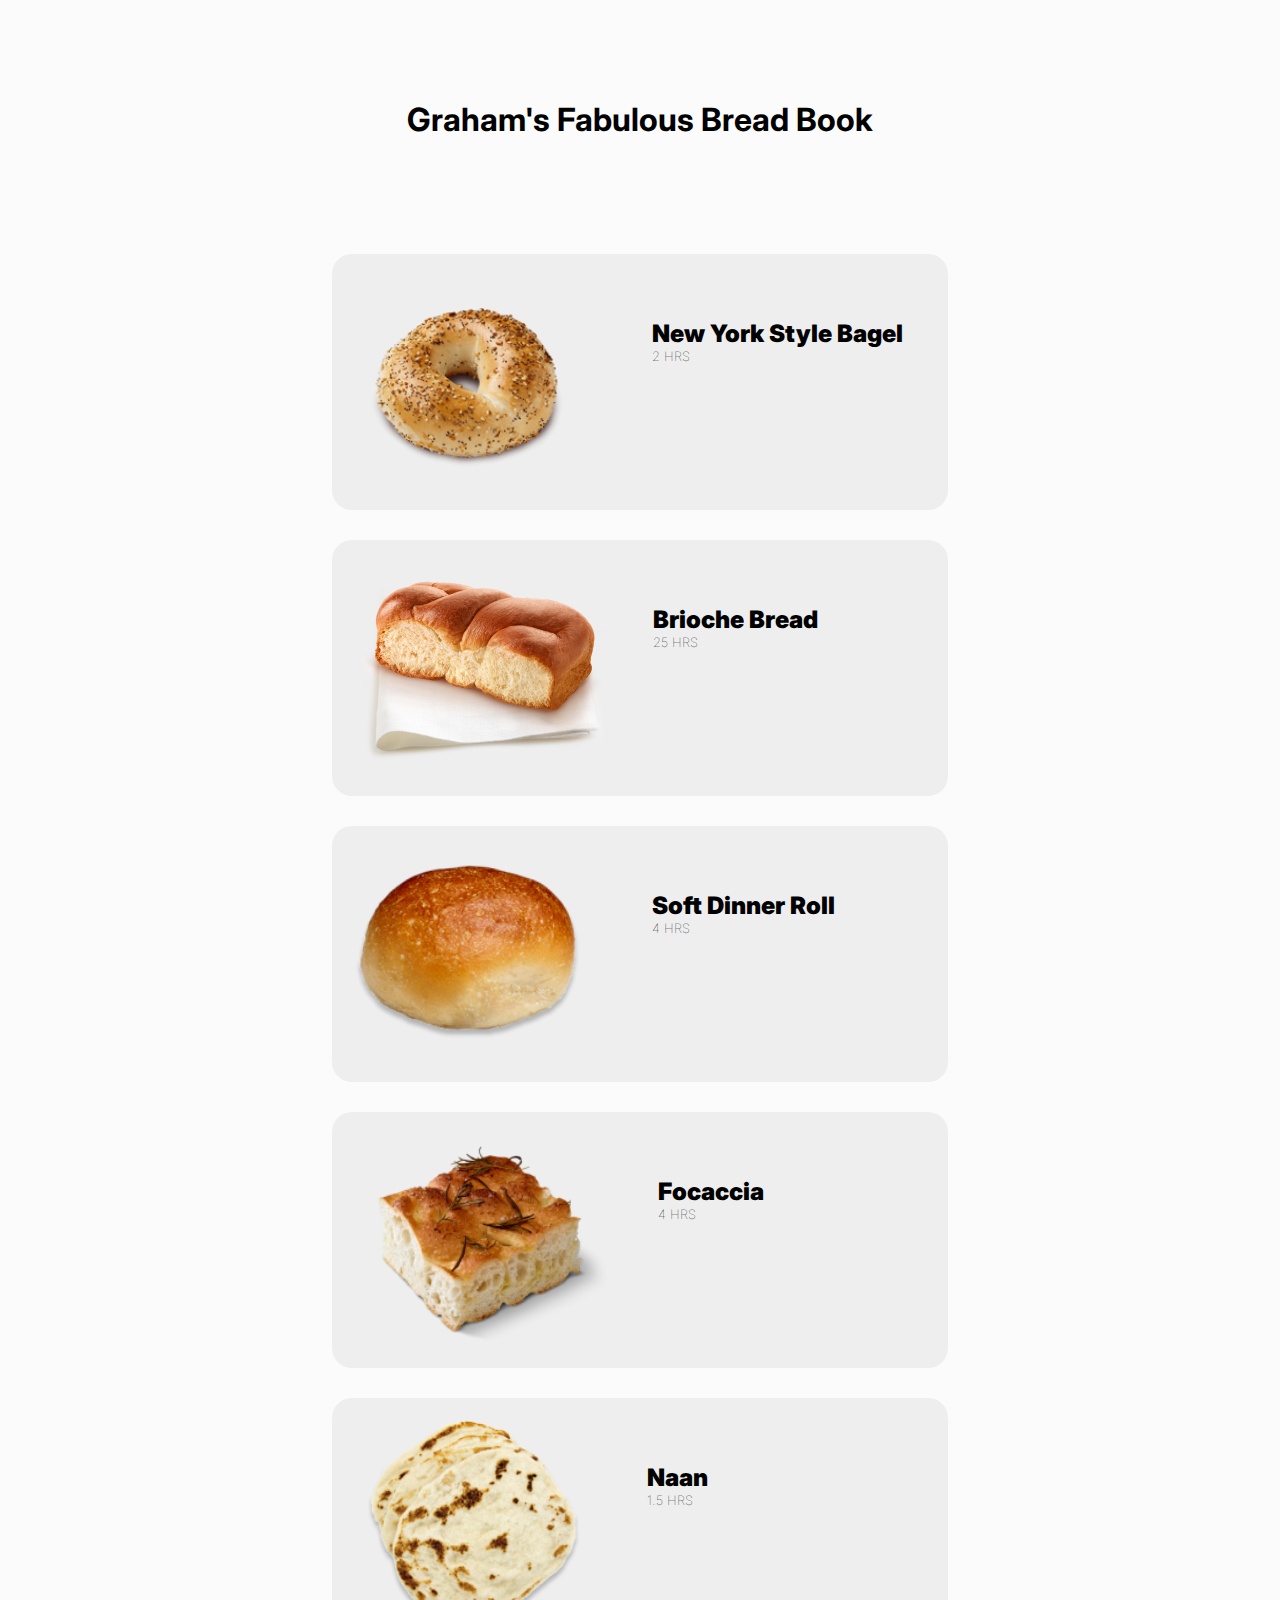
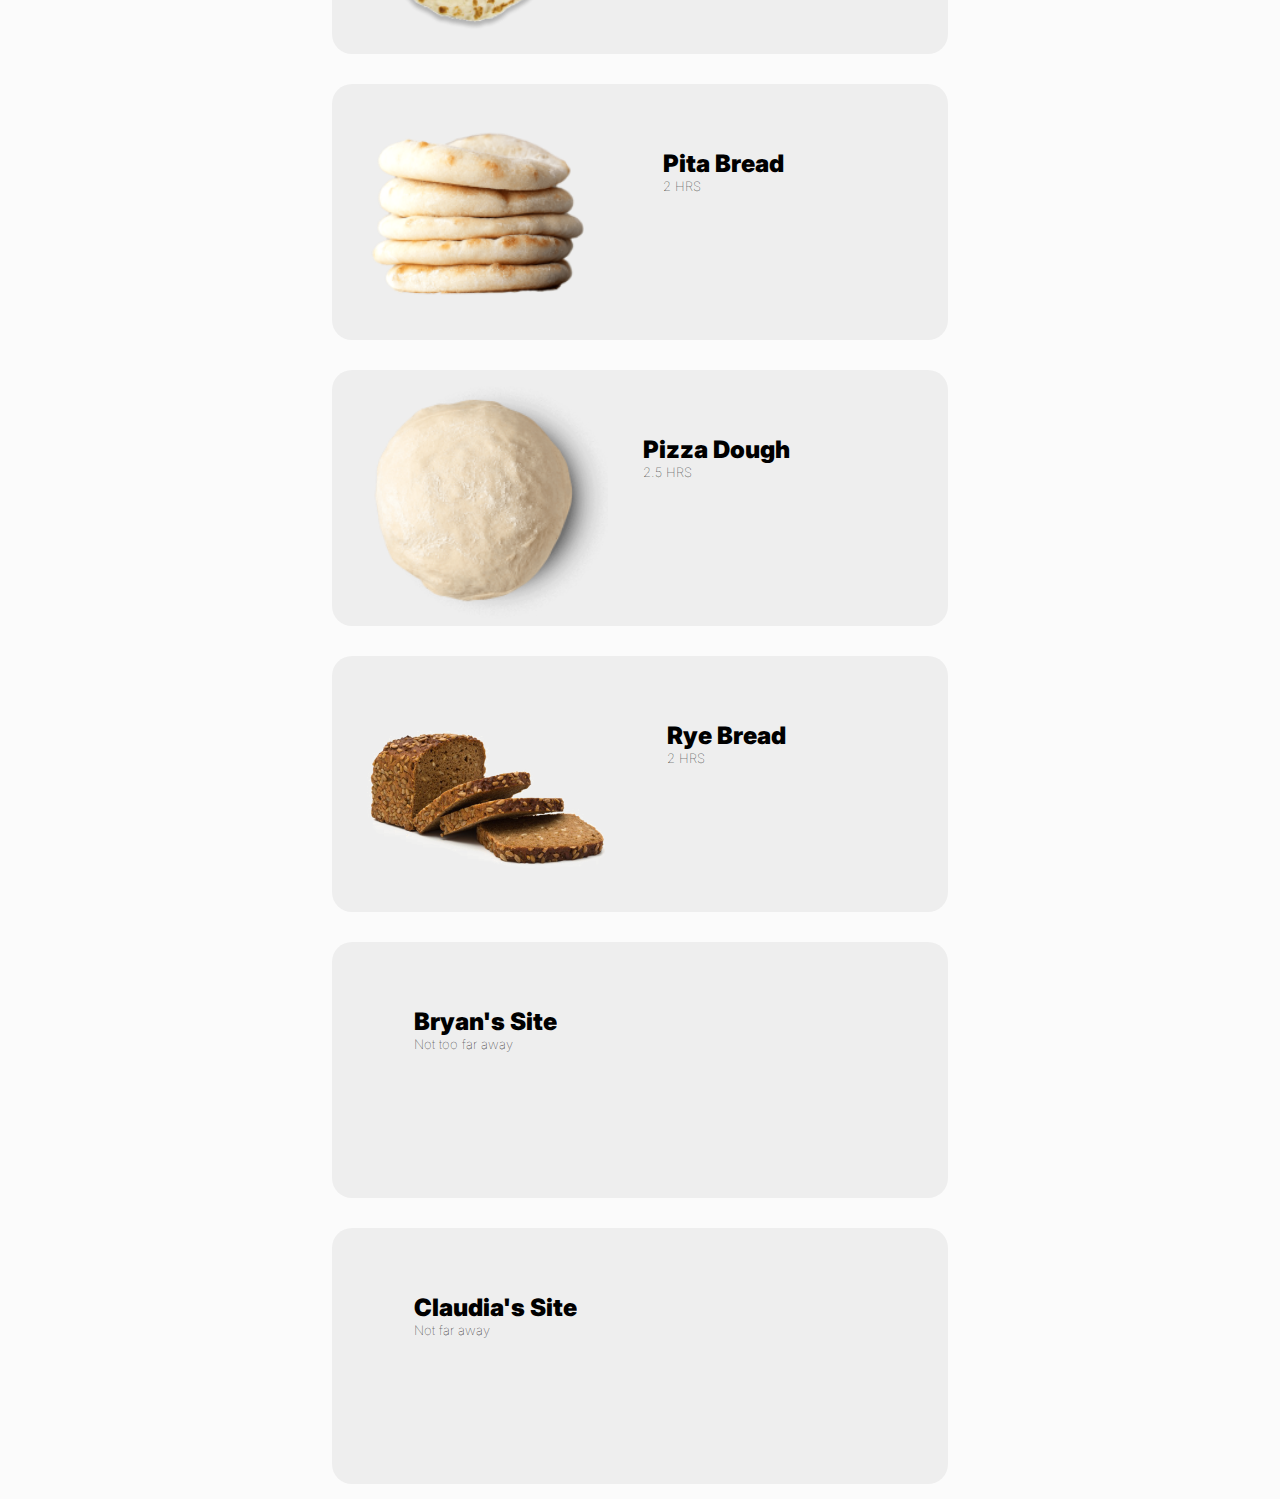
<file: index.html>
<!DOCTYPE html>
<html lang="en">
<head>
    <meta charset="UTF-8">
    <meta http-equiv="X-UA-Compatible" content="IE=edge">
    <meta name="viewport" content="width=device-width, initial-scale=1.0">
    <link rel="stylesheet" href="Project2.css">
    <title>Project2</title>
</head>
<body>
    <h1>Graham's Fabulous Bread Book</h1>

<div class="cards_wrap">
   
    <div class="card_item">
        <a href="./Bagel.html">
            <div class="card_inner">
                <img id="bagel" src="./Assets/Bagel-Bread-Transparent 1.png" alt="Bagel Picture">
                <div class="bread_text" id="bagel_text">
                    <div class="bread_type">New York Style Bagel</div>
                    <div class="bread_time">2 HRS</div>
                </div>
            </div>
         </a>
    </div>

    <div class="card_item">
        <a href="./Brioche.html">
        <div class="card_inner">
            <img id="brioche" src="./Assets/tm9600-Brioche-24oz 1.png" alt="Brioche Picture">
            <div class="bread_text" id="brioche_text">
                <div class="bread_type">Brioche Bread</div>
                <div class="bread_time">25 HRS</div>
            </div>
        </div>
    </a>
    </div>

    <div class="card_item">
        <a href="./DinnerRolls.html">
        <div class="card_inner">
            <img id="dinner_roll" src="./Assets/DinnerRoll1.png" alt="Soft Dinner Roll">
            <div class="bread_text" id="dinnerroll_text">
                <div class="bread_type">Soft Dinner Roll</div>
                <div class="bread_time">4 HRS</div>
            </div>
        </div>
    </a>
    </div>

    <div class="card_item">
        <a href="./Focaccia.html">
        <div class="card_inner">
            <img id="focaccia" src="./Assets/Focaccia.png" alt="Focaccia">
            <div class="bread_text">
                <div class="bread_type">Focaccia</div>
                <div class="bread_time">4 HRS</div>
            </div>
        </div>
    </a>
    </div>

    <div class="card_item">
        <a href="./Naan.html">
        <div class="card_inner">
            <img id="naan" src="./Assets/NaanBread.png" alt="Naan">
            <div class="bread_text" id="naan_text">
                <div class="bread_type">Naan</div>
                <div class="bread_time">1.5 HRS</div>
            </div>
        </div>
    </a>
    </div>

    <div class="card_item">
        <a href="./Pita.html">
        <div class="card_inner">
            <img id="pita" src="./Assets/PitaBread.png" alt="Pita Bread">
            <div class="bread_text" id="pita_text">
                <div class="bread_type">Pita Bread</div>
                <div class="bread_time">2 HRS</div>
            </div>
        </div>
    </a>
    </div>

    <div class="card_item">
        <a href="./Pizza.html">
        <div class="card_inner">
            <img id="pizza" src="./Assets/PizzaDough.png" alt="Pizza Dough">
            <div class="bread_text" id="pizza_text">
                <div class="bread_type">Pizza Dough</div>
                <div class="bread_time">2.5 HRS</div>
            </div>
        </div>
    </a>
    </div>

    <div class="card_item">
        <a href="./Rye.html">
        <div class="card_inner">
            <img id="rye" src="./Assets/RyeBread.png" alt="Rye Bread">
            <div class="bread_text" id="rye_text">
                <div class="bread_type">Rye Bread</div>
                <div class="bread_time">2 HRS</div>
            </div>
        </div>
    </a>
    </div>

    <div class="card_item">
        <a href="https://bryy48.github.io/Photographysite/">
        <div class="card_inner">
            <div class="bread_text" id="rye_text">
                <div class="bread_type">Bryan's Site</div>
                <div class="bread_time">Not too far away</div>
            </div>
        </div>
    </a>
    </div>

    <div class="card_item">
        <a href="https://claudiacheon.github.io/GDProject2/">
        <div class="card_inner">
            <div class="bread_text" id="rye_text">
                <div class="bread_type">Claudia's Site</div>
                <div class="bread_time">Not far away</div>
            </div>
        </div>
    </a>
    </div>


</div>
</body>
</html>
</file>
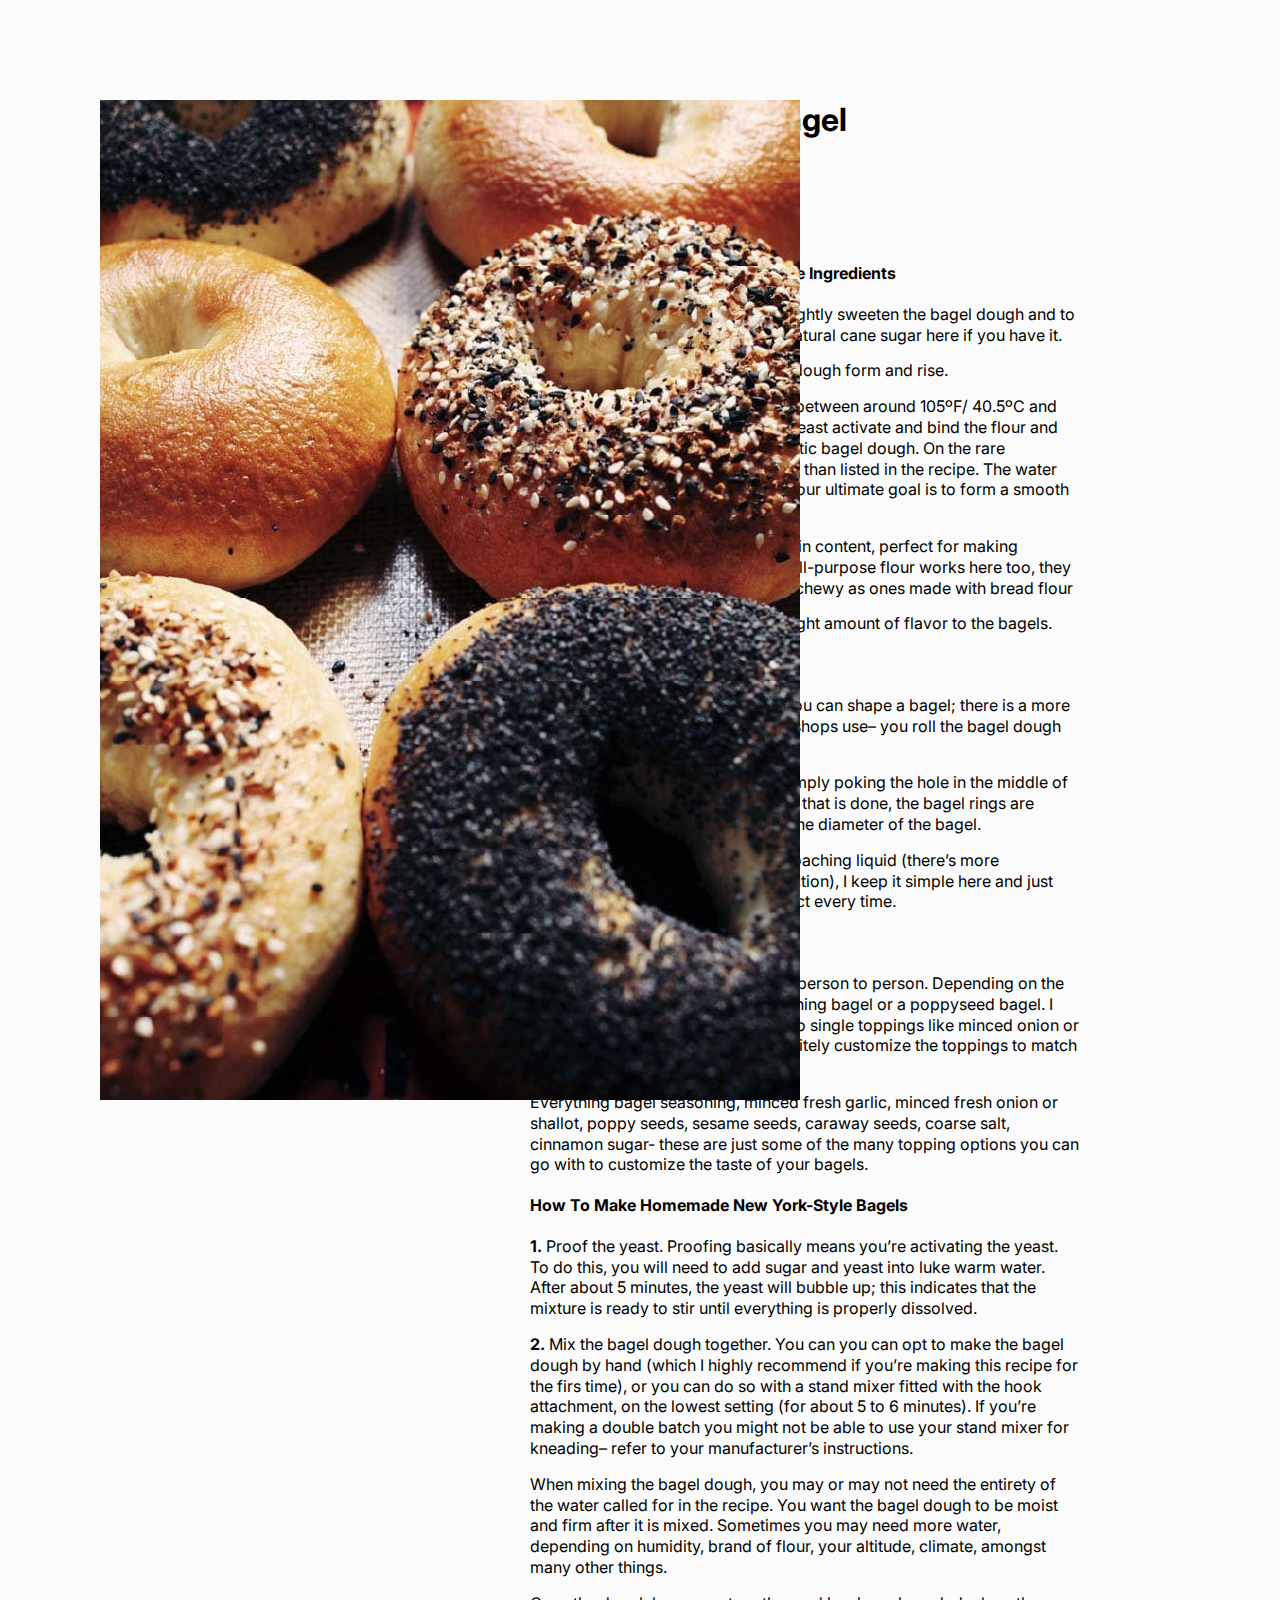
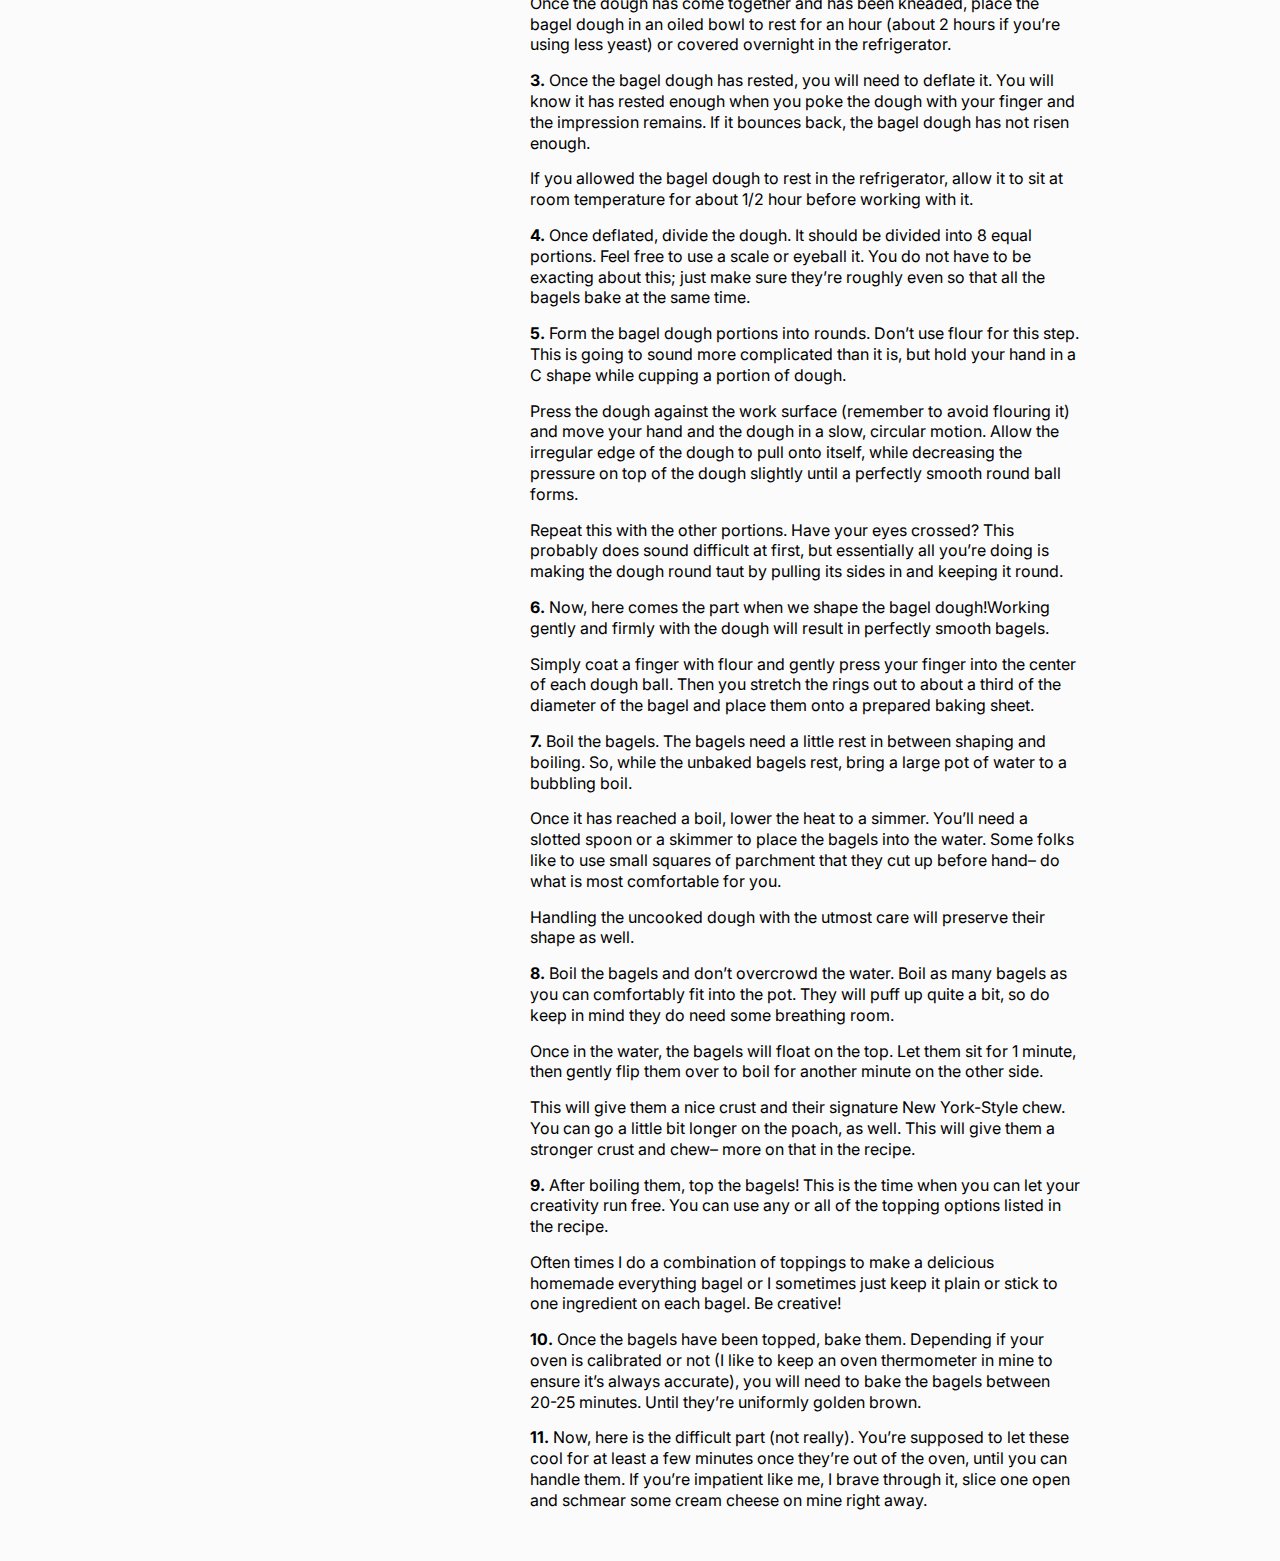
<file: Bagel.html>
<!DOCTYPE html>
<html lang="en">
<head>
    <meta charset="UTF-8">
    <meta http-equiv="X-UA-Compatible" content="IE=edge">
    <meta name="viewport" content="width=device-width, initial-scale=1.0">
    <link rel="stylesheet" href="Project2.css">
    <title>Bagel Recipe</title>
</head>
<body>

    <div>
        <img id="hero_image" src="./Assets/recipe_bagel.jpg" alt="Bagel Picture">
    </div>

    <div class="recipe">

        <h1 class="Bread_Name_Recipe">New York Style Bagel</h1>
        <h2 class="Bread_Hours">2 HRS</h2>
        <p class="Small_title"><b>The Bagel Dough: The Bagel Recipe Ingredients</b></p>
        <p>Granulated Sugar - this is used to slightly sweeten the bagel dough and to activate the yeast. Feel free to use natural cane sugar here if you have it.</p>
        <p>Active dry yeast - to help the bagel dough form and rise.</p>
        <p>Luke warm water – this needs to be between around 105ºF/ 40.5ºC and 115ºF / 46ºC; this will also help the yeast activate and bind the flour and other ingredients into a smooth, elastic bagel dough. On the rare occasion, you may need more water than listed in the recipe. The water called for in the recipe is a guide – your ultimate goal is to form a smooth bagel dough that is moist and firm.</p>
        <p>Bread flour – It contains a high protein content, perfect for making homemade bagels that are chewy. All-purpose flour works here too, they will be just as delicious – just not as chewy as ones made with bread flour</p>
        <p>Fine-Grain Sea Salt – this adds the right amount of flavor to the bagels.</p>
        <p class="Small_title"><b>Shaping and Boiling the Bagels</b></p>
        <p>There are many methods in which you can shape a bagel; there is a more traditional method that many bagel shops use– you roll the bagel dough into logs and bind the ends together.</p>
        <p>The method used here is done by simply poking the hole in the middle of taught rounds of bagel dough. Once that is done, the bagel rings are gently stretched to about a third of the diameter of the bagel.</p>
        <p>While you can opt to flavour your poaching liquid (there’s more information about this in the FAQ section), I keep it simple here and just use water and these come out perfect every time.</p>
        <p class="Small_title"><b>The Bagel Toppings</b></p>
        <p>Favourite bagel toppings vary from person to person. Depending on the day, I like a good homemade everything bagel or a poppyseed bagel. I know many people who are partial to single toppings like minced onion or coarse salt. Whatever you like, definitely customize the toppings to match your tastes.</p>
        <p>Everything bagel seasoning, minced fresh garlic, minced fresh onion or shallot, poppy seeds, sesame seeds, caraway seeds, coarse salt, cinnamon sugar- these are just some of the many topping options you can go with to customize the taste of your bagels.</p>
        <p class="Small_title"><b>How To Make Homemade New York-Style Bagels</b></p>
        <p><b>1.</b> Proof the yeast. Proofing basically means you’re activating the yeast. To do this, you will need to add sugar and yeast into luke warm water. After about 5 minutes, the yeast will bubble up; this indicates that the mixture is ready to stir until everything is properly dissolved.</p>
        <p><b>2.</b> Mix the bagel dough together. You can you can opt to make the bagel dough by hand (which I highly recommend if you’re making this recipe for the firs time), or you can do so with a stand mixer fitted with the hook attachment, on the lowest setting (for about 5 to 6 minutes). If you’re making a double batch you might not be able to use your stand mixer for kneading– refer to your manufacturer’s instructions.</p>
        <p>When mixing the bagel dough, you may or may not need the entirety of the water called for in the recipe. You want the bagel dough to be moist and firm after it is mixed. Sometimes you may need more water, depending on humidity, brand of flour, your altitude, climate, amongst many other things.</p>
        <p>Once the dough has come together and has been kneaded, place the bagel dough in an oiled bowl to rest for an hour (about 2 hours if you’re using less yeast) or covered overnight in the refrigerator.</p>
        <p><b>3.</b> Once the bagel dough has rested, you will need to deflate it. You will know it has rested enough when you poke the dough with your finger and the impression remains. If it bounces back, the bagel dough has not risen enough.</p>
        <p>If you allowed the bagel dough to rest in the refrigerator, allow it to sit at room temperature for about 1/2 hour before working with it.</p>
        <p><b>4.</b> Once deflated, divide the dough. It should be divided into 8 equal portions. Feel free to use a scale or eyeball it. You do not have to be exacting about this; just make sure they’re roughly even so that all the bagels bake at the same time.</p>
        <p><b>5.</b> Form the bagel dough portions into rounds. Don’t use flour for this step. This is going to sound more complicated than it is, but hold your hand in a C shape while cupping a portion of dough.</p>
        <p>Press the dough against the work surface (remember to avoid flouring it) and move your hand and the dough in a slow, circular motion. Allow the irregular edge of the dough to pull onto itself, while decreasing the pressure on top of the dough slightly until a perfectly smooth round ball forms.</p>
        <p>Repeat this with the other portions. Have your eyes crossed? This probably does sound difficult at first, but essentially all you’re doing is making the dough round taut by pulling its sides in and keeping it round.</p>
        <p><b>6.</b> Now, here comes the part when we shape the bagel dough!Working gently and firmly with the dough will result in perfectly smooth bagels.</p>
        <p>Simply coat a finger with flour and gently press your finger into the center of each dough ball. Then you stretch the rings out to about a third of the diameter of the bagel and place them onto a prepared baking sheet.</p>
        <p><b>7.</b> Boil the bagels. The bagels need a little rest in between shaping and boiling. So, while the unbaked bagels rest, bring a large pot of water to a bubbling boil.</p>
        <p>Once it has reached a boil, lower the heat to a simmer. You’ll need a slotted spoon or a skimmer to place the bagels into the water. Some folks like to use small squares of parchment that they cut up before hand– do what is most comfortable for you.</p>
        <p>Handling the uncooked dough with the utmost care will preserve their shape as well.</p>
        <p><b>8.</b> Boil the bagels and don’t overcrowd the water. Boil as many bagels as you can comfortably fit into the pot. They will puff up quite a bit, so do keep in mind they do need some breathing room.</p>
        <p>Once in the water, the bagels will float on the top. Let them sit for 1 minute, then gently flip them over to boil for another minute on the other side.</p>
        <p>This will give them a nice crust and their signature New York-Style chew. You can go a little bit longer on the poach, as well. This will give them a stronger crust and chew– more on that in the recipe.</p>
        <p><b>9.</b> After boiling them, top the bagels! This is the time when you can let your creativity run free. You can use any or all of the topping options listed in the recipe.</p>
        <p>Often times I do a combination of toppings to make a delicious homemade everything bagel or I sometimes just keep it plain or stick to one ingredient on each bagel. Be creative!</p>
        <p><b>10.</b> Once the bagels have been topped, bake them. Depending if your oven is calibrated or not (I like to keep an oven thermometer in mine to ensure it’s always accurate), you will need to bake the bagels between 20-25 minutes. Until they’re uniformly golden brown.</p>
        <p><b>11.</b> Now, here is the difficult part (not really). You’re supposed to let these cool for at least a few minutes once they’re out of the oven, until you can handle them. If you’re impatient like me, I brave through it, slice one open and schmear some cream cheese on mine right away.</p>
        
    </div>



</body>
</file>
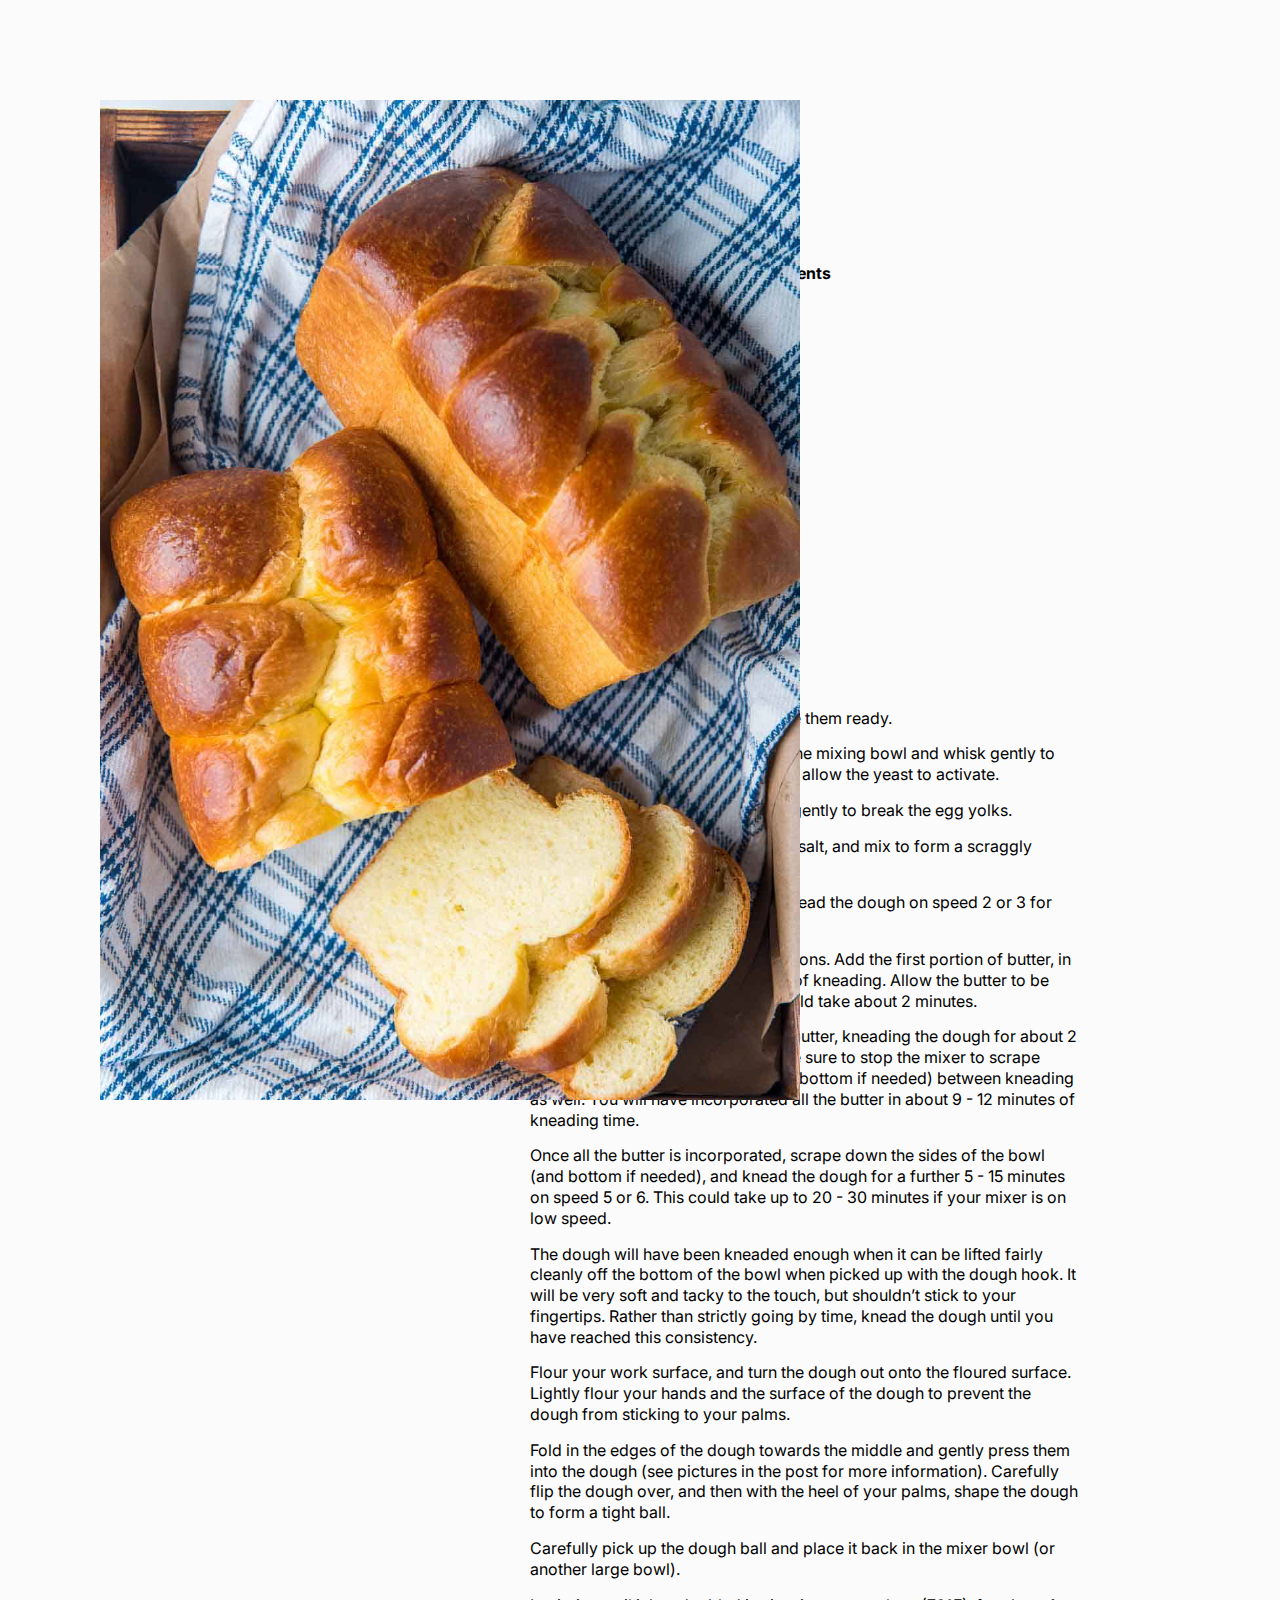
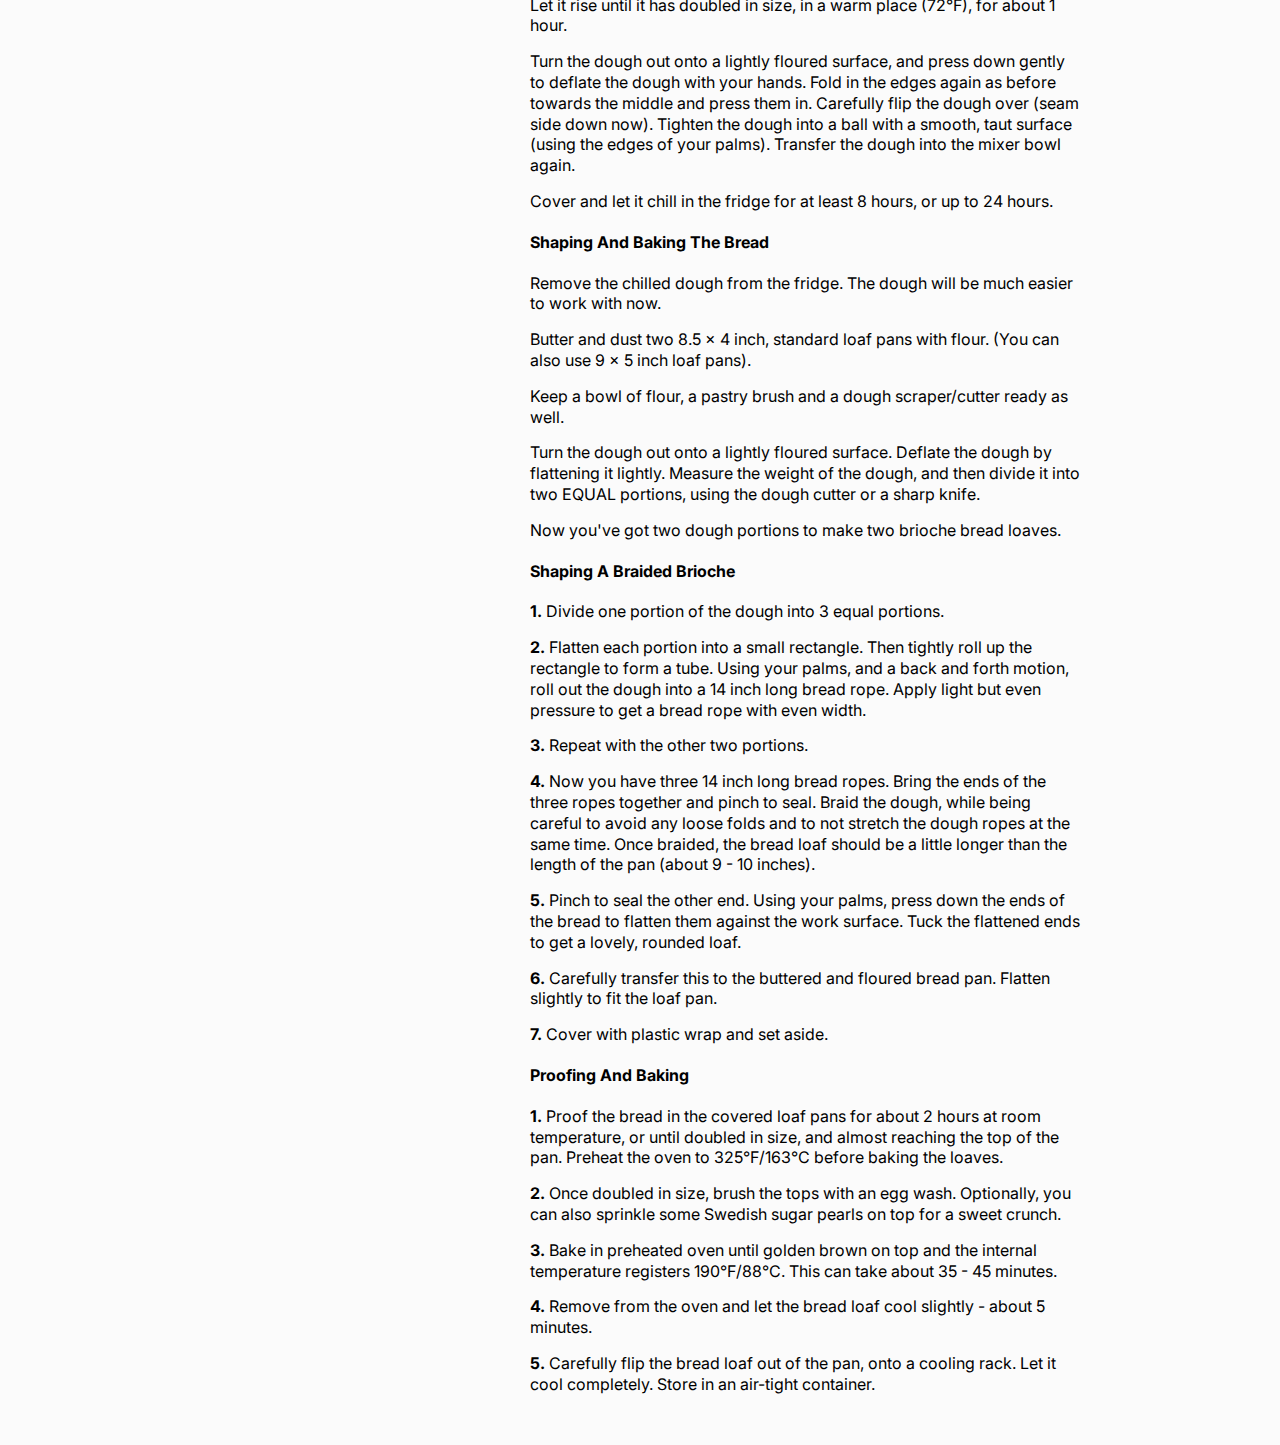
<file: Brioche.html>
<!DOCTYPE html>
<html lang="en">
<head>
    <meta charset="UTF-8">
    <meta http-equiv="X-UA-Compatible" content="IE=edge">
    <meta name="viewport" content="width=device-width, initial-scale=1.0">
    <link rel="stylesheet" href="Project2.css">
    <title>Brioche Recipe</title>
</head>
<body>

    <div>
        <img id="hero_image" src="./Assets/recipe_brioche.jpg" alt="Brioche Picture">
    </div>

    <div class="recipe">

        <h1 class="Bread_Name_Recipe">Brioche Bread</h1>
        <h2 class="Bread_Hours">25 HRS</h2>
        <p class="Small_title"><b>The Brioche Dough: Recipe Ingredients</b></p>
        <p>½ cup warm milk</p>
        <p>2 ½ tsp active dry yeast</p>
        <p>2 tsp honey</p>
        <p>5 large eggs</p>
        <p>1 yolk</p>
        <p>2 tsp vanilla</p>
        <p>5 tbsp granulated white sugar</p>
        <p>4 cups flour</p>
        <p>1 ½ tsp sea salt</p>
        <p>1 cup unsalted buttter</p>
        
        <p class="Small_title"><b>Making The Dough</b></p>
        <p>Measure all the ingredients and have them ready.</p>
        <p>Add the milk, yeast and honey into the mixing bowl and whisk gently to combine. Set aside for 10 minutes to allow the yeast to activate.</p>
        <p>Add the eggs and yolks, and whisk gently to break the egg yolks.</p>
        <p>Add the vanilla, sugar, flour and sea salt, and mix to form a scraggly dough.</p>
        <p>With the dough hook attachment, knead the dough on speed 2 or 3 for about 3 - 5 minutes.</p>
        <p>Divide the butter into roughly 4 portions. Add the first portion of butter, in increments, after the first 5 minutes of kneading. Allow the butter to be mixed well into the dough. This should take about 2 minutes.</p>
        <p>Repeat with the other 3 portions of butter, kneading the dough for about 2 -3 minutes after each addition. Make sure to stop the mixer to scrape down the sides of the bowl (and the bottom if needed) between kneading as well. You will have incorporated all the butter in about 9 - 12 minutes of kneading time.</p>
        <p>Once all the butter is incorporated, scrape down the sides of the bowl (and bottom if needed), and knead the dough for a further 5 - 15 minutes on speed 5 or 6. This could take up to 20 - 30 minutes if your mixer is on low speed.</p>
        <p>The dough will have been kneaded enough when it can be lifted fairly cleanly off the bottom of the bowl when picked up with the dough hook. It will be very soft and tacky to the touch, but shouldn’t stick to your fingertips. Rather than strictly going by time, knead the dough until you have reached this consistency.</p>
        <p>Flour your work surface, and turn the dough out onto the floured surface. Lightly flour your hands and the surface of the dough to prevent the dough from sticking to your palms.</p>
        <p>Fold in the edges of the dough towards the middle and gently press them into the dough (see pictures in the post for more information). Carefully flip the dough over, and then with the heel of your palms, shape the dough to form a tight ball.</p>
        <p>Carefully pick up the dough ball and place it back in the mixer bowl (or another large bowl).</p>
        <p>Let it rise until it has doubled in size, in a warm place (72°F), for about 1 hour.</p>
        <p>Turn the dough out onto a lightly floured surface, and press down gently to deflate the dough with your hands. Fold in the edges again as before towards the middle and press them in. Carefully flip the dough over (seam side down now). Tighten the dough into a ball with a smooth, taut surface (using the edges of your palms). Transfer the dough into the mixer bowl again.</p>
        <p>Cover and let it chill in the fridge for at least 8 hours, or up to 24 hours.</p>
       
        <p class="Small_title"><b>Shaping And Baking The Bread</b></p>
        <p>Remove the chilled dough from the fridge. The dough will be much easier to work with now.</p>
        <p>Butter and dust two 8.5 x 4 inch, standard loaf pans with flour. (You can also use 9 x 5 inch loaf pans).</p>
        <p>Keep a bowl of flour, a pastry brush and a dough scraper/cutter ready as well.</p>
        <p>Turn the dough out onto a lightly floured surface. Deflate the dough by flattening it lightly. Measure the weight of the dough, and then divide it into two EQUAL portions, using the dough cutter or a sharp knife.</p>
        <p>Now you've got two dough portions to make two brioche bread loaves.</p>
        
        <p class="Small_title"><b>Shaping A Braided Brioche</b></p>
        <p><b>1.</b> Divide one portion of the dough into 3 equal portions.</p>
        <p><b>2.</b> Flatten each portion into a small rectangle. Then tightly roll up the rectangle to form a tube. Using your palms, and a back and forth motion, roll out the dough into a 14 inch long bread rope. Apply light but even pressure to get a bread rope with even width.</p>
        <p><b>3.</b> Repeat with the other two portions.</p>
        <p><b>4.</b> Now you have three 14 inch long bread ropes. Bring the ends of the three ropes together and pinch to seal. Braid the dough, while being careful to avoid any loose folds and to not stretch the dough ropes at the same time. Once braided, the bread loaf should be a little longer than the length of the pan (about 9 - 10 inches).</p>
        <p><b>5.</b> Pinch to seal the other end. Using your palms, press down the ends of the bread to flatten them against the work surface. Tuck the flattened ends to get a lovely, rounded loaf.</p>
        <p><b>6.</b> Carefully transfer this to the buttered and floured bread pan. Flatten slightly to fit the loaf pan.</p>
        <p><b>7.</b> Cover with plastic wrap and set aside.</p>
        
        <p class="Small_title"><b>Proofing And Baking</b></p>
        <p><b>1.</b> Proof the bread in the covered loaf pans for about 2 hours at room temperature, or until doubled in size, and almost reaching the top of the pan. Preheat the oven to 325°F/163°C before baking the loaves.</p>
        <p><b>2.</b> Once doubled in size, brush the tops with an egg wash. Optionally, you can also sprinkle some Swedish sugar pearls on top for a sweet crunch.</p>
        <p><b>3.</b> Bake in preheated oven until golden brown on top and the internal temperature registers 190°F/88°C. This can take about 35 - 45 minutes.</p>
        <p><b>4.</b> Remove from the oven and let the bread loaf cool slightly - about 5 minutes.</p>
        <p><b>5.</b> Carefully flip the bread loaf out of the pan, onto a cooling rack. Let it cool completely. Store in an air-tight container.</p>
        
    </div>



</body>
</file>
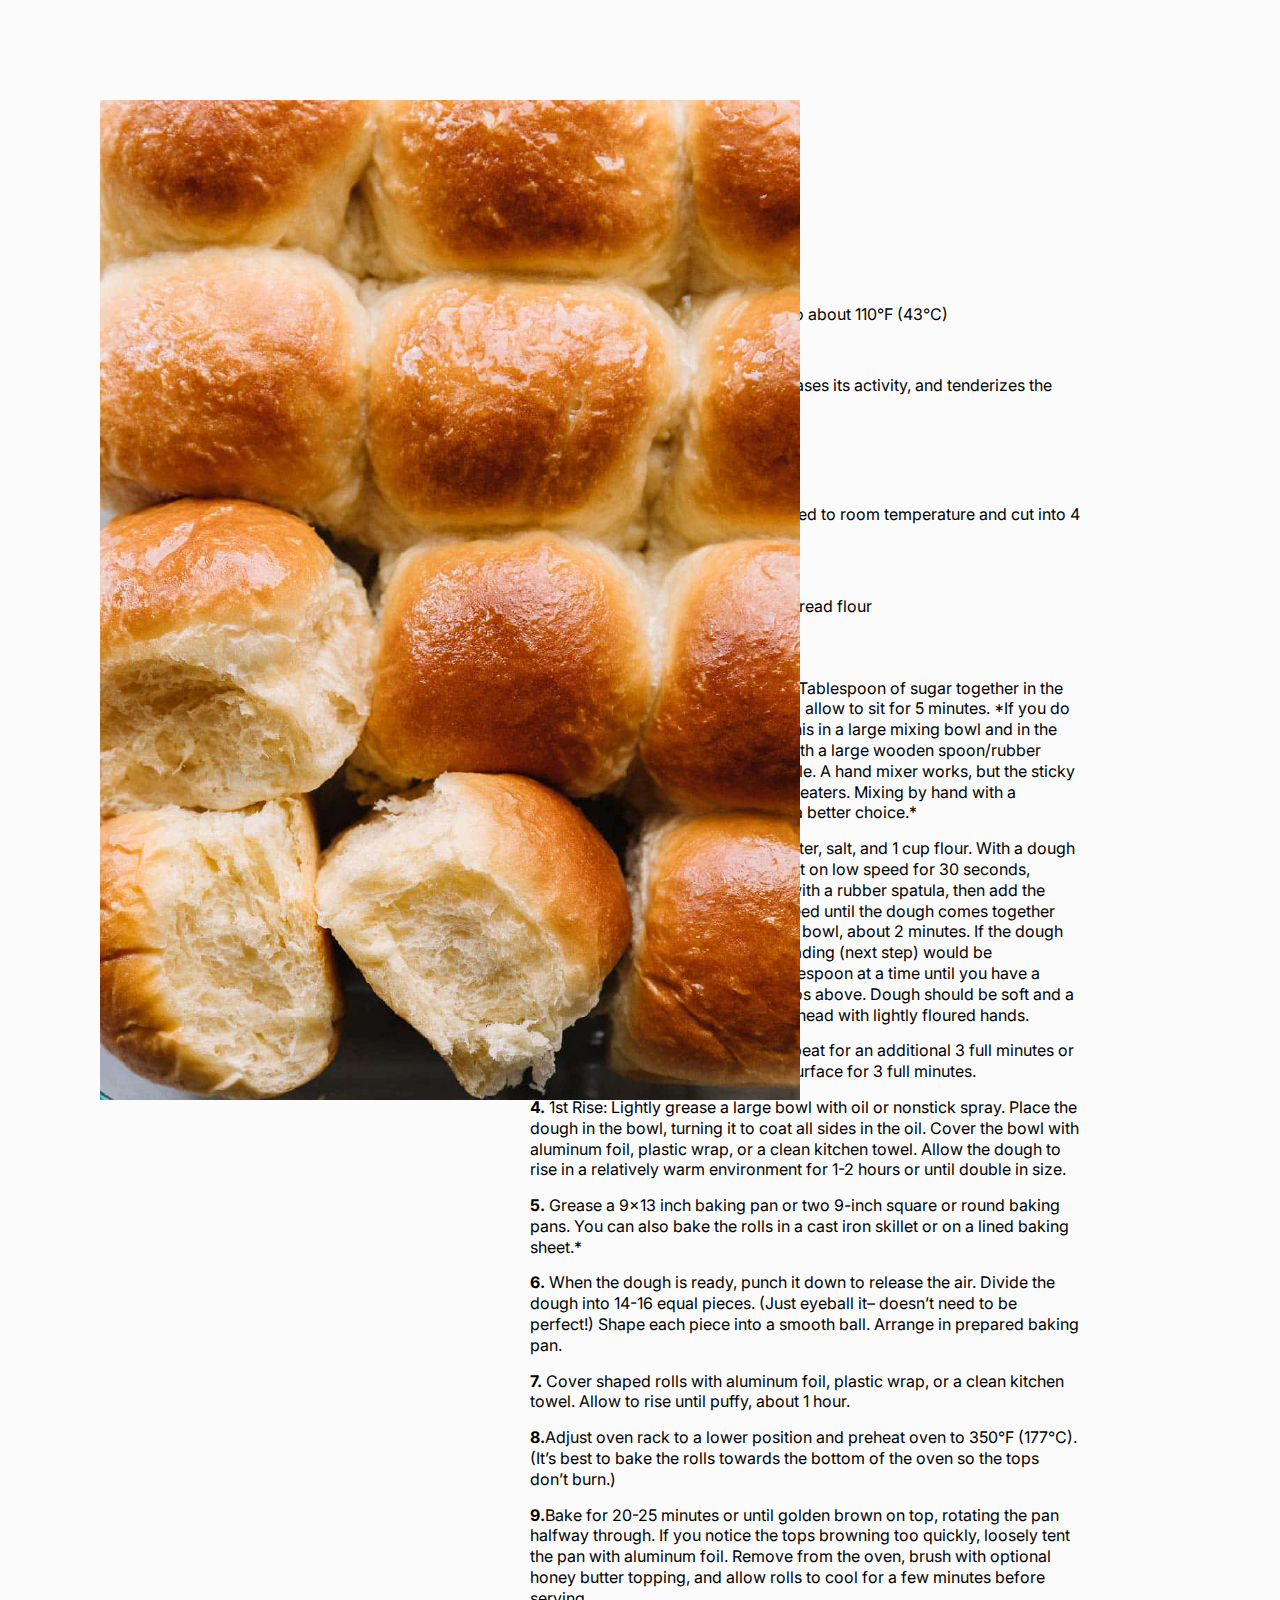
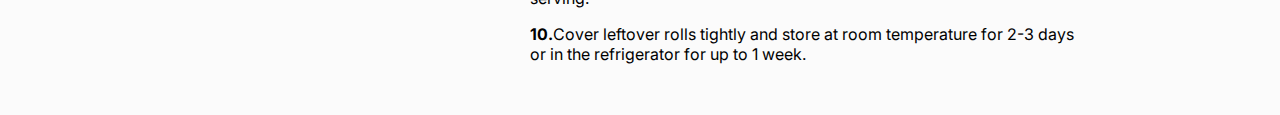
<file: DinnerRolls.html>
<!DOCTYPE html>
<html lang="en">
<head>
    <meta charset="UTF-8">
    <meta http-equiv="X-UA-Compatible" content="IE=edge">
    <meta name="viewport" content="width=device-width, initial-scale=1.0">
    <link rel="stylesheet" href="Project2.css">
    <title>Soft Dinner Rolls Recipe</title>
</head>
<body>

    <div>
        <img id="hero_image" src="./Assets/recipe_rolls.jpg" alt="Roll Picture">
    </div>

    <div class="recipe">

        <h1 class="Bread_Name_Recipe">Soft Dinner Rolls</h1>
        <h2 class="Bread_Hours">4 HRS</h2>
        
        <p class="Small_title"><b>Dinner Rolls: Recipe Ingredients</b></p>
        <p>1 cup (240ml) whole milk, warmed to about 110°F (43°C)</p>
        <p>2 and 1/4 teaspoons yeast</p>
        <p>Sugar - Sugar feeds the yeast, increases its activity, and tenderizes the dough.</p>
        <p>2 Tablespoons granulated sugar</p>
        <p>1 large egg</p>
        <p>1/4 cup (60g) unsalted butter, softened to room temperature and cut into 4 pieces</p>
        <p>1 teaspoon salt</p>
        <p>3 cups (390g) all-purpose flour or bread flour</p>
        
        <p class="Small_title"><b>Dinner Roll Instructions</b></p>
        <p><b>1.</b> Whisk the warm milk, yeast, and 1 Tablespoon of sugar together in the bowl of your stand mixer. Cover and allow to sit for 5 minutes. *If you do not own a stand mixer, you can do this in a large mixing bowl and in the next step, mix the dough together with a large wooden spoon/rubber spatula. It will take a bit of arm muscle. A hand mixer works, but the sticky dough repeatedly gets stuck in the beaters. Mixing by hand with a wooden spoon or rubber spatula is a better choice.*</p>
        <p><b>2.</b> Add the remaining sugar, egg, butter, salt, and 1 cup flour. With a dough hook or paddle attachment, mix/beat on low speed for 30 seconds, scrape down the sides of the bowl with a rubber spatula, then add the remaining flour. Beat on medium speed until the dough comes together and pulls away from the sides of the bowl, about 2 minutes. If the dough seems too wet to a point where kneading (next step) would be impossible, beat in more flour 1 Tablespoon at a time until you have a workable dough, similar to the photos above. Dough should be soft and a little sticky, but still manageable to knead with lightly floured hands.</p>
        <p><b>3.</b> Keep the dough in the mixer and beat for an additional 3 full minutes or knead by hand on a lightly floured surface for 3 full minutes.</p>
        <p><b>4.</b> 1st Rise: Lightly grease a large bowl with oil or nonstick spray. Place the dough in the bowl, turning it to coat all sides in the oil. Cover the bowl with aluminum foil, plastic wrap, or a clean kitchen towel. Allow the dough to rise in a relatively warm environment for 1-2 hours or until double in size.</p>
        <p><b>5.</b> Grease a 9×13 inch baking pan or two 9-inch square or round baking pans. You can also bake the rolls in a cast iron skillet or on a lined baking sheet.*</p>
        <p><b>6.</b> When the dough is ready, punch it down to release the air. Divide the dough into 14-16 equal pieces. (Just eyeball it– doesn’t need to be perfect!) Shape each piece into a smooth ball. Arrange in prepared baking pan.</p>
        <p><b>7.</b> Cover shaped rolls with aluminum foil, plastic wrap, or a clean kitchen towel. Allow to rise until puffy, about 1 hour.</p>
        <p><b>8.</b>Adjust oven rack to a lower position and preheat oven to 350°F (177°C). (It’s best to bake the rolls towards the bottom of the oven so the tops don’t burn.)</p>
        <p><b>9.</b>Bake for 20-25 minutes or until golden brown on top, rotating the pan halfway through. If you notice the tops browning too quickly, loosely tent the pan with aluminum foil. Remove from the oven, brush with optional honey butter topping, and allow rolls to cool for a few minutes before serving.</p>
        <p><b>10.</b>Cover leftover rolls tightly and store at room temperature for 2-3 days or in the refrigerator for up to 1 week.</p>
    </div>



</body>
</file>
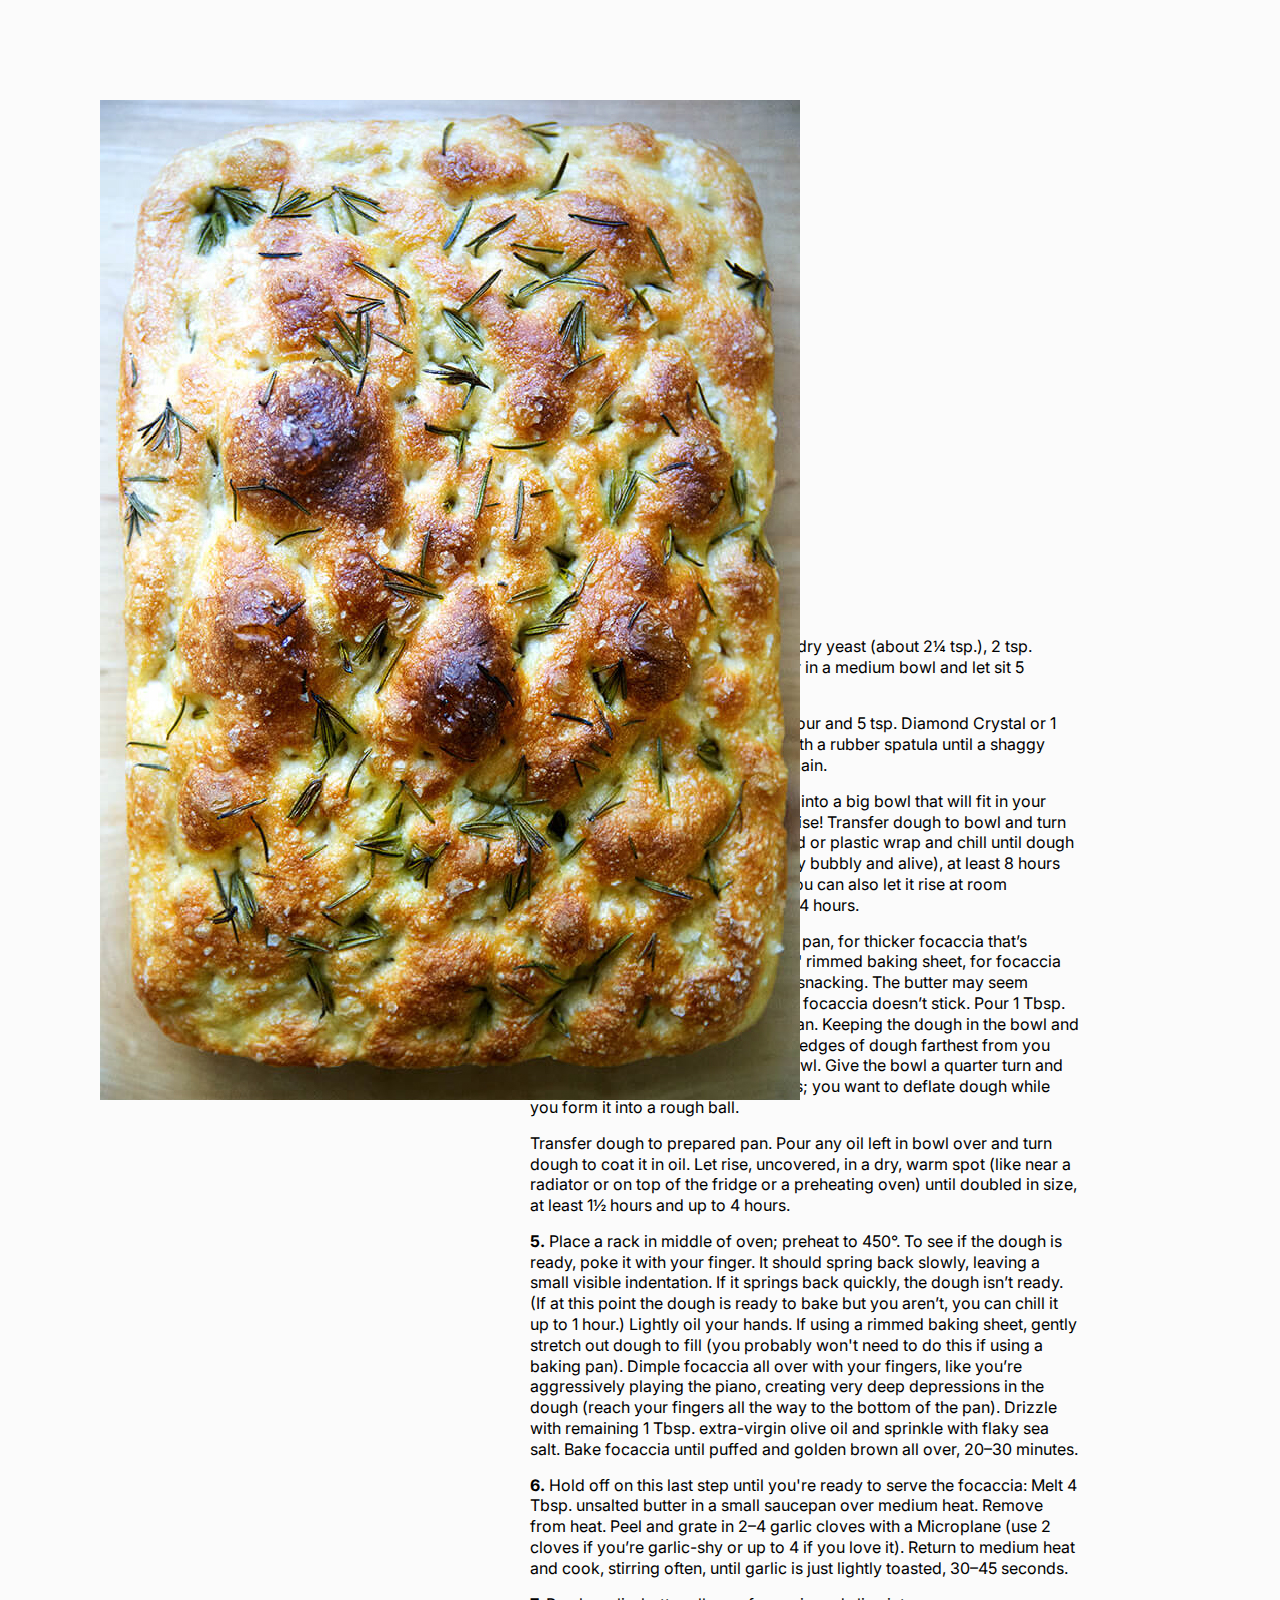
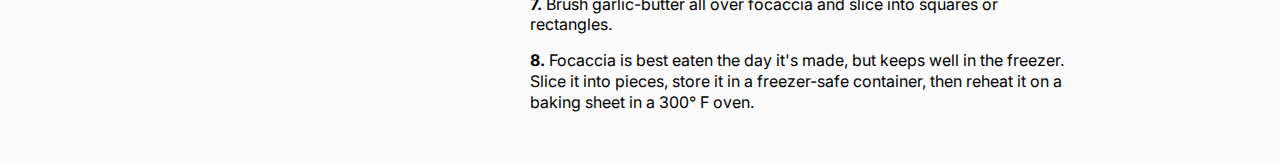
<file: Focaccia.html>
<!DOCTYPE html>
<html lang="en">
<head>
    <meta charset="UTF-8">
    <meta http-equiv="X-UA-Compatible" content="IE=edge">
    <meta name="viewport" content="width=device-width, initial-scale=1.0">
    <link rel="stylesheet" href="Project2.css">
    <title>Focaccia Recipe</title>
</head>
<body>

    <div>
        <img id="hero_image" src="./Assets/recipe_focaccia.jpg" alt="focaccia Picture">
    </div>

    <div class="recipe">

        <h1 class="Bread_Name_Recipe">Foccacia</h1>
        <h2 class="Bread_Hours">4 HRS</h2>
        <p class="Small_title"><b>Focaccia: Recipe Ingredients</b></p>
        <p>2¼ tsp. active dry yeast</p>
        <p>2 tsp. honey</p>
        <p>5 cups all-purpose flour</p>
        <p>1 Tbsp. kosher salt</p>
        <p>6 Tbsp. extra-virgin olive oil</p>
        <p>4 Tbsp. unsalted butter</p>
        <p>Flakey sea salt</p>
        <p>2-4 garlic cloves</p>
        
        <p class="Small_title"><b>Instructions</b></p>
        <p><b>1.</b> Whisk one ¼-oz. envelope active dry yeast (about 2¼ tsp.), 2 tsp. honey, and 2½ cups lukewarm water in a medium bowl and let sit 5 minutes.</p>
        <p><b>2.</b> Add 5 cups (625 g) all-purpose flour and 5 tsp. Diamond Crystal or 1 Tbsp. Morton kosher salt and mix with a rubber spatula until a shaggy dough forms and no dry streaks remain.</p>
        <p><b>3.</b> Pour 4 Tbsp. extra-virgin olive oil into a big bowl that will fit in your refrigerator. This puppy is going to rise! Transfer dough to bowl and turn to coat in oil. Cover with a silicone lid or plastic wrap and chill until dough is doubled in size (it should look very bubbly and alive), at least 8 hours and up to 1 day. If you're in a rush, you can also let it rise at room temperature until doubled in size, 3–4 hours.</p>
        <p><b>4.</b> Generously butter a 13x9" baking pan, for thicker focaccia that’s perfect for sandwiches, or an 18x13" rimmed baking sheet, for focaccia that's thinner, crispier, and great for snacking. The butter may seem superfluous, but it’ll ensure that your focaccia doesn’t stick. Pour 1 Tbsp. extra-virgin olive oil into center of pan. Keeping the dough in the bowl and using a fork in each hand, gather up edges of dough farthest from you and lift up and over into center of bowl. Give the bowl a quarter turn and repeat process. Do this 2 more times; you want to deflate dough while you form it into a rough ball.</p>
        <p>Transfer dough to prepared pan. Pour any oil left in bowl over and turn dough to coat it in oil. Let rise, uncovered, in a dry, warm spot (like near a radiator or on top of the fridge or a preheating oven) until doubled in size, at least 1½ hours and up to 4 hours.</p>
        <p><b>5.</b> Place a rack in middle of oven; preheat to 450°. To see if the dough is ready, poke it with your finger. It should spring back slowly, leaving a small visible indentation. If it springs back quickly, the dough isn’t ready. (If at this point the dough is ready to bake but you aren’t, you can chill it up to 1 hour.) Lightly oil your hands. If using a rimmed baking sheet, gently stretch out dough to fill (you probably won't need to do this if using a baking pan). Dimple focaccia all over with your fingers, like you’re aggressively playing the piano, creating very deep depressions in the dough (reach your fingers all the way to the bottom of the pan). Drizzle with remaining 1 Tbsp. extra-virgin olive oil and sprinkle with flaky sea salt. Bake focaccia until puffed and golden brown all over, 20–30 minutes.</p>
        <p><b>6.</b> Hold off on this last step until you're ready to serve the focaccia: Melt 4 Tbsp. unsalted butter in a small saucepan over medium heat. Remove from heat. Peel and grate in 2–4 garlic cloves with a Microplane (use 2 cloves if you’re garlic-shy or up to 4 if you love it). Return to medium heat and cook, stirring often, until garlic is just lightly toasted, 30–45 seconds.</p>
        <p><b>7.</b> Brush garlic-butter all over focaccia and slice into squares or rectangles.</p>
        <p><b>8.</b> Focaccia is best eaten the day it's made, but keeps well in the freezer. Slice it into pieces, store it in a freezer-safe container, then reheat it on a baking sheet in a 300° F oven.</p>
 
    </div>



</body>
</file>
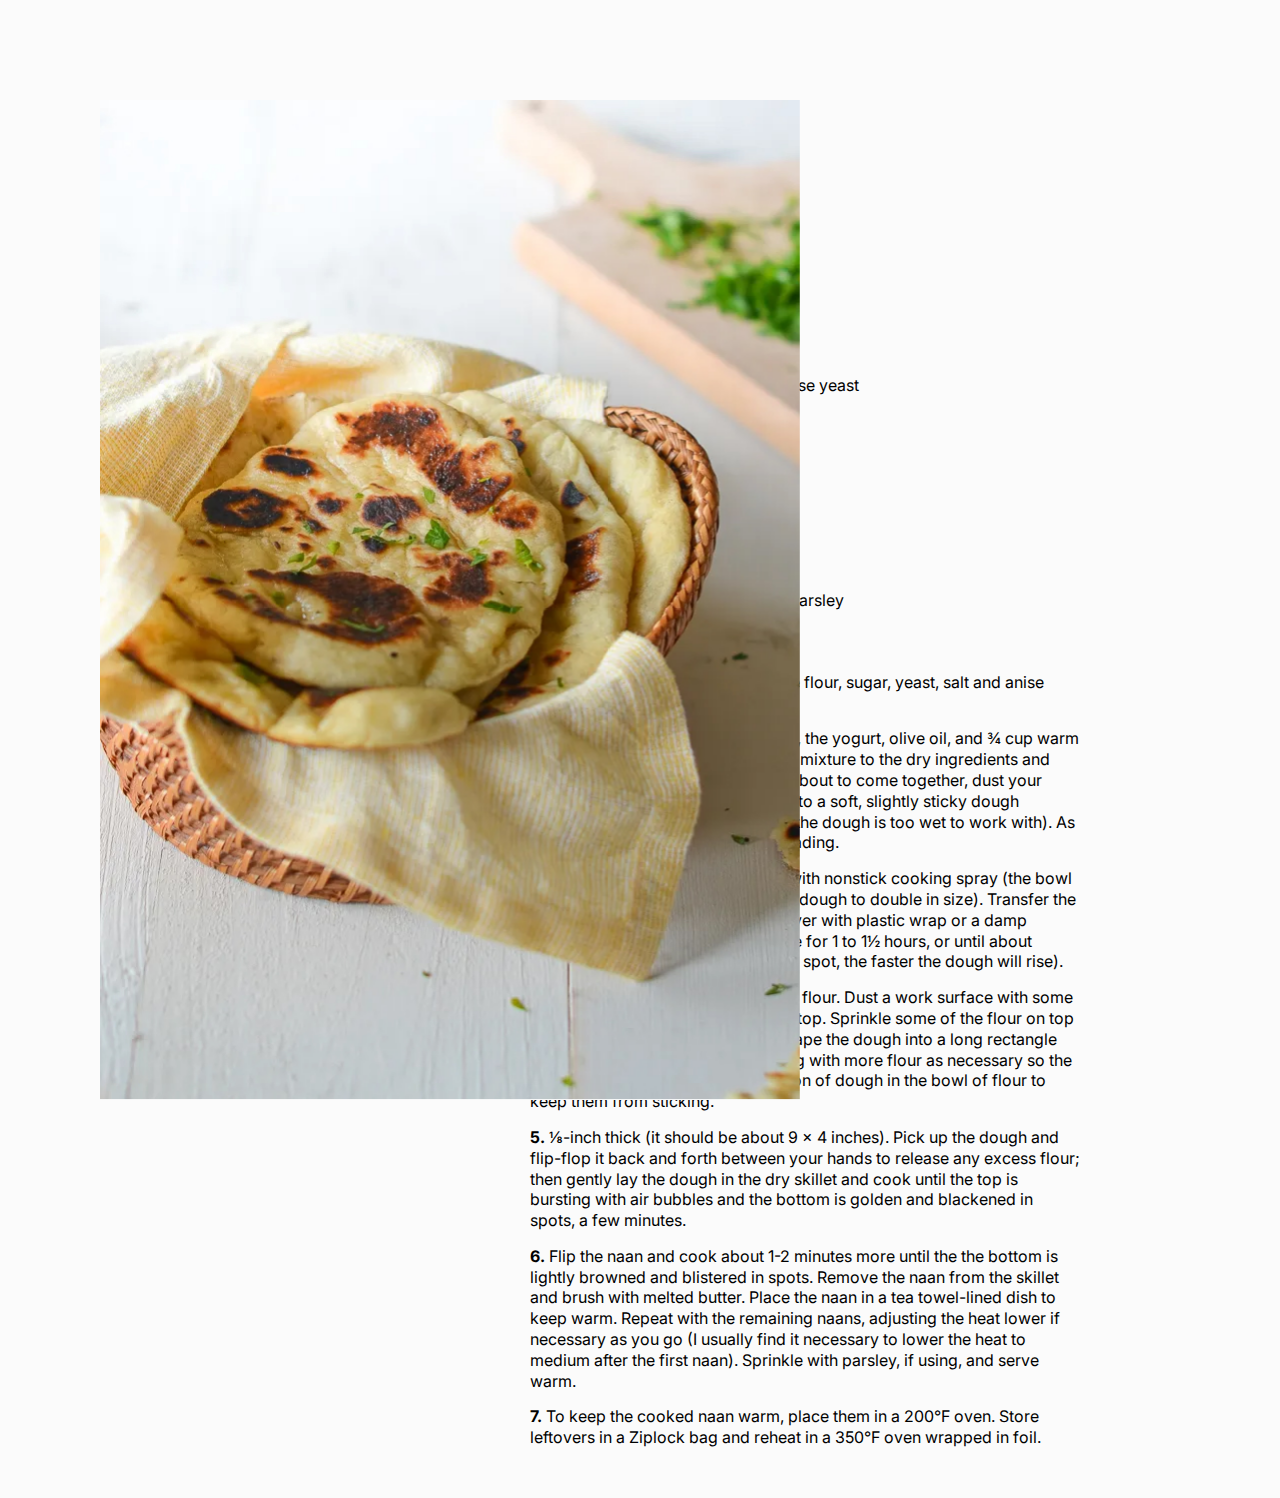
<file: Naan.html>
<!DOCTYPE html>
<html lang="en">
<head>
    <meta charset="UTF-8">
    <meta http-equiv="X-UA-Compatible" content="IE=edge">
    <meta name="viewport" content="width=device-width, initial-scale=1.0">
    <link rel="stylesheet" href="Project2.css">
    <title>Naan Recipe</title>
</head>
<body>

    <div>
        <img id="hero_image" src="./Assets/recipe_naan.jpg" alt="Naan Picture">
    </div>

    <div class="recipe">

        <h1 class="Bread_Name_Recipe">Naan</h1>
        <h2 class="Bread_Hours">1.5 HRS</h2>
        <p class="Small_title"><b>Naan: Recipe Ingredients</b></p>
        <p>2 cups all purpose flour</p>
        <p>1 tablespoon sugar</p>
        <p>1 teaspoon instant dry yeast/rapid-rise yeast</p>
        <p>1 teaspoon salt</p>
        <p>3 tablespoons plain yogurt</p>
        <p>2 tablespoons extra virgin olive oil</p>
        <p>¾ cup warm water</p>
        <p>2 tablespoons melted salted butter</p>
        <p>1 tablespoon chopped fresh Italian parsley</p>
        
        <p class="Small_title"><b>Instructions</b></p>
        <p><b>1.</b> In a large bowl, whisk together the flour, sugar, yeast, salt and anise seeds (if using). Set aside.</p>
        <p><b>2.</b> In a medium bowl, whisk together, the yogurt, olive oil, and ¾ cup warm water (about 100°F). Add the yogurt mixture to the dry ingredients and mix with a fork. When the dough is about to come together, dust your hands with flour and knead gently into a soft, slightly sticky dough (sprinkle more flour, little by little, if the dough is too wet to work with). As soon as it comes together, stop kneading.</p>
        <p><b>3.</b> Lightly oil or spray a clean bowl with nonstick cooking spray (the bowl should be large enough to allow the dough to double in size). Transfer the dough to the prepared bowl and cover with plastic wrap or a damp kitchen towel. Let sit in a warm place for 1 to 1½ hours, or until about doubled in size (hint: the warmer the spot, the faster the dough will rise).</p>
        <p><b>4.</b> Fill a small bowl with about ½ cup flour. Dust a work surface with some of the flour and dump the dough on top. Sprinkle some of the flour on top of the dough and on your hands. Shape the dough into a long rectangle and cut into 6 equal portions, dusting with more flour as necessary so the dough doesn't stick. Roll each portion of dough in the bowl of flour to keep them from sticking.</p>
        <p><b>5.</b> ⅛-inch thick (it should be about 9 x 4 inches). Pick up the dough and flip-flop it back and forth between your hands to release any excess flour; then gently lay the dough in the dry skillet and cook until the top is bursting with air bubbles and the bottom is golden and blackened in spots, a few minutes.</p>
        <p><b>6.</b> Flip the naan and cook about 1-2 minutes more until the the bottom is lightly browned and blistered in spots. Remove the naan from the skillet and brush with melted butter. Place the naan in a tea towel-lined dish to keep warm. Repeat with the remaining naans, adjusting the heat lower if necessary as you go (I usually find it necessary to lower the heat to medium after the first naan). Sprinkle with parsley, if using, and serve warm.</p>
        <p><b>7.</b> To keep the cooked naan warm, place them in a 200°F oven. Store leftovers in a Ziplock bag and reheat in a 350°F oven wrapped in foil.</p>
 
    </div>



</body>
</file>
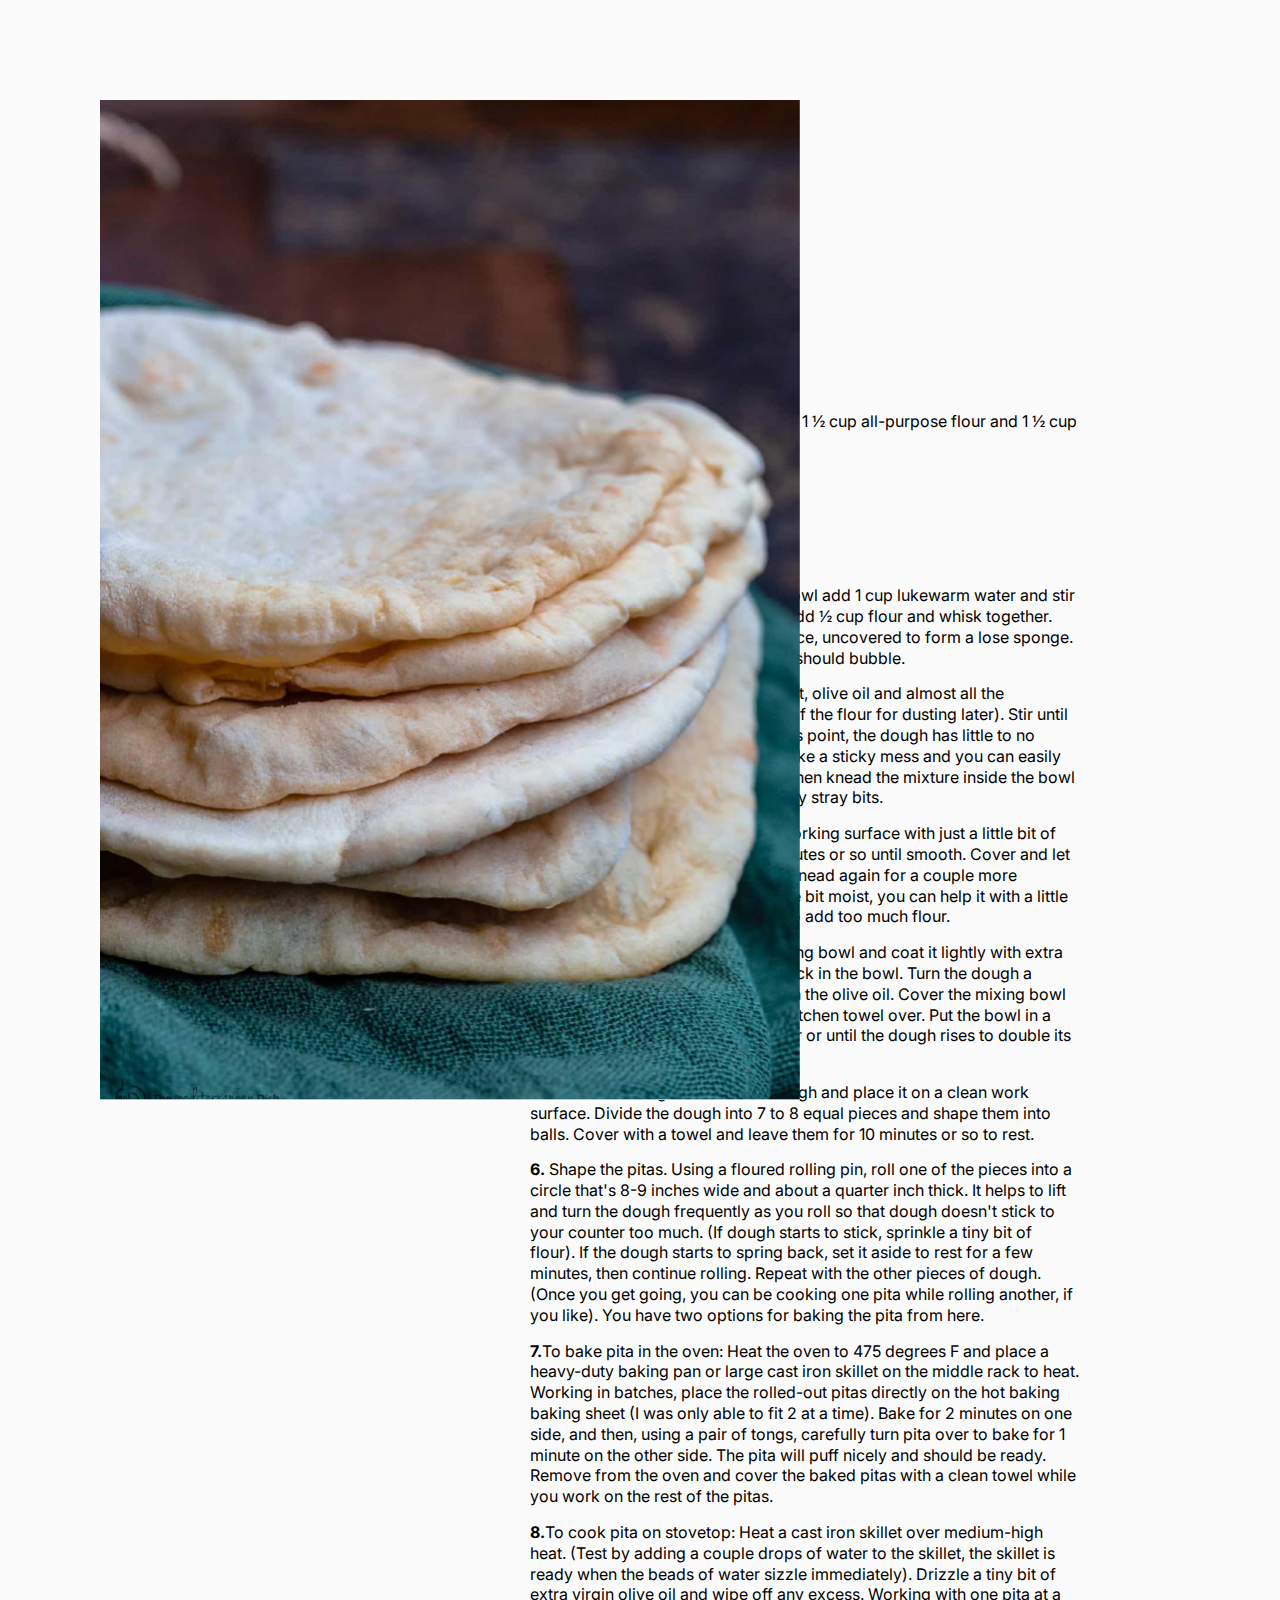
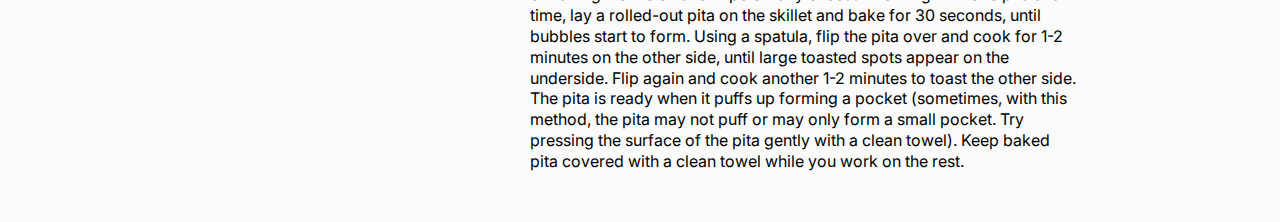
<file: Pita.html>
<!DOCTYPE html>
<html lang="en">
<head>
    <meta charset="UTF-8">
    <meta http-equiv="X-UA-Compatible" content="IE=edge">
    <meta name="viewport" content="width=device-width, initial-scale=1.0">
    <link rel="stylesheet" href="Project2.css">
    <title>Pita Recipe</title>
</head>
<body>

    <div>
        <img id="hero_image" src="./Assets/recipe_pita.jpg" alt="Pita Picture">
    </div>

    <div class="recipe">

        <h1 class="Bread_Name_Recipe">Pita Bread</h1>
        <h2 class="Bread_Hours">2 HRS</h2>
        <p class="Small_title"><b>Pita: Recipe Ingredients</b></p>
        <p>Water</p>
        <p>2 tsp. dry yeast</p>
        <p>½ tsp sugar</p>
        <p>3 cups all-purpose flour, divided (or 1 ½ cup all-purpose flour and 1 ½ cup whole wheat flour)</p>
        <p>1 to 2 teaspoon kosher salt</p>
        <p>2 tbsp extra virgin olive oil</p>
        
        <p class="Small_title"><b>Instructions</b></p>
        <p><b>1.</b> Make sponge: In a large mixing bowl add 1 cup lukewarm water and stir in yeast and sugar until dissolved. Add ½ cup flour and whisk together. Place the mixing bowl in a warm place, uncovered to form a lose sponge. Give it 15 minutes or so, the mixture should bubble.</p>
        <p><b>2.</b> Form the pita dough: Now add salt, olive oil and almost all the remaining flour (keep about ½ cup of the flour for dusting later). Stir until mixture forms a shaggy mass (at this point, the dough has little to no gluten development and just looks like a sticky mess and you can easily pull bits off). Dust with a little flour, then knead the mixture inside the bowl for about a minute to incorporate any stray bits.</p>
        <p><b>3.</b> Knead the dough: Dust a clean working surface with just a little bit of flour. Knead lightly for a couple minutes or so until smooth. Cover and let the dough rest for 10 minutes, then knead again for a couple more minutes. The dough should be a little bit moist, you can help it with a little dusting of flour, but be careful not to add too much flour.</p>
        <p><b>4.</b> Let the dough rise. Clean the mixing bowl and coat it lightly with extra virgin olive oil and put the dough back in the bowl. Turn the dough a couple times in the bowl to coat with the olive oil. Cover the mixing bowl tightly with plastic wrap then lay a kitchen towel over. Put the bowl in a warm place. Leave it alone for 1 hour or until the dough rises to double its size.</p>
        <p><b>5.</b> Divide the dough. Deflate the dough and place it on a clean work surface. Divide the dough into 7 to 8 equal pieces and shape them into balls. Cover with a towel and leave them for 10 minutes or so to rest.</p>
        <p><b>6.</b> Shape the pitas. Using a floured rolling pin, roll one of the pieces into a circle that's 8-9 inches wide and about a quarter inch thick. It helps to lift and turn the dough frequently as you roll so that dough doesn't stick to your counter too much. (If dough starts to stick, sprinkle a tiny bit of flour). If the dough starts to spring back, set it aside to rest for a few minutes, then continue rolling. Repeat with the other pieces of dough. (Once you get going, you can be cooking one pita while rolling another, if you like). You have two options for baking the pita from here.</p>
        <p><b>7.</b>To bake pita in the oven: Heat the oven to 475 degrees F and place a heavy-duty baking pan or large cast iron skillet on the middle rack to heat. Working in batches, place the rolled-out pitas directly on the hot baking baking sheet (I was only able to fit 2 at a time). Bake for 2 minutes on one side, and then, using a pair of tongs, carefully turn pita over to bake for 1 minute on the other side.  The pita will puff nicely and should be ready. Remove from the oven and cover the baked pitas with a clean towel while you work on the rest of the pitas.</p>
        <p><b>8.</b>To cook pita on stovetop: Heat a cast iron skillet over medium-high heat. (Test by adding a couple drops of water to the skillet, the skillet is ready when the beads of water sizzle immediately). Drizzle a tiny bit of extra virgin olive oil and wipe off any excess. Working with one pita at a time, lay a rolled-out pita on the skillet and bake for 30 seconds, until bubbles start to form. Using a spatula, flip the pita over and cook for 1-2 minutes on  the other side, until large toasted spots appear on the underside. Flip again and cook another 1-2 minutes to toast the other side. The pita is ready when it puffs up forming a pocket (sometimes, with this method, the pita may not puff or may only form a small pocket. Try pressing the surface of the pita gently with a clean towel). Keep baked pita covered with a clean towel while you work on the rest.</p>

    </div>



</body>
</file>
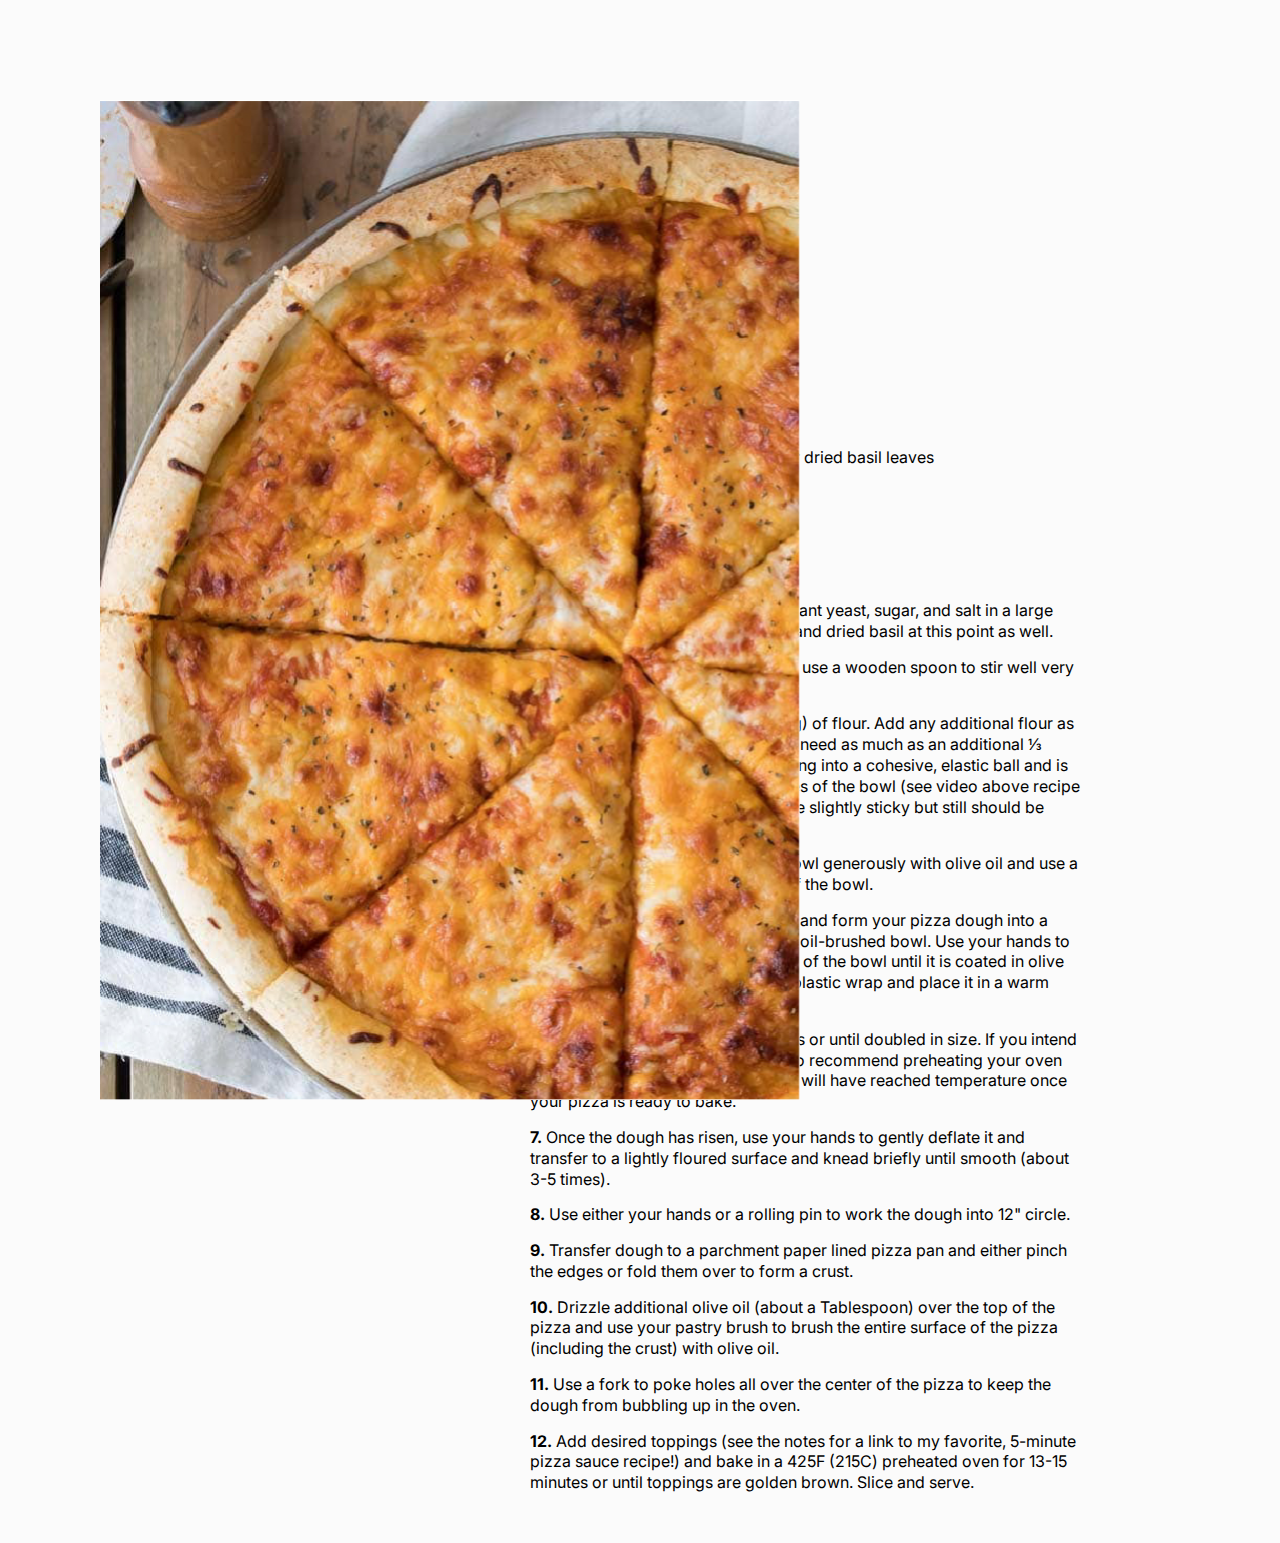
<file: Pizza.html>
<!DOCTYPE html>
<html lang="en">
<head>
    <meta charset="UTF-8">
    <meta http-equiv="X-UA-Compatible" content="IE=edge">
    <meta name="viewport" content="width=device-width, initial-scale=1.0">
    <link rel="stylesheet" href="Project2.css">
    <title>Pizza Dough Recipe</title>
</head>
<body>

    <div>
        <img id="hero_image" src="./Assets/recipe_pizza.jpg" alt="Pizza Picture">
    </div>

    <div class="recipe">

        <h1 class="Bread_Name_Recipe">Pizza Dough</h1>
        <h2 class="Bread_Hours">2.5 HRS</h2>
        <p class="Small_title"><b>Pizza Dough: Recipe Ingredients</b></p>
        <p>2-2 ⅓ cups all-purpose flour</p>
        <p>2 ¼ tsp. dry yeast</p>
        <p>1 ½ teaspoons sugar</p>
        <p>¾ teaspoon salt</p>
        <p>⅛-¼ teaspoon garlic powder and/or dried basil leaves</p>
        <p>2 Tablespoons olive oil</p>
        <p>¾ cup warm water</p>
        
        <p class="Small_title"><b>Instructions</b></p>
        <p><b>1.</b> Combine 1 cup (125g) of flour, instant yeast, sugar, and salt in a large bowl. If desired, add garlic powder and dried basil at this point as well.</p>
        <p><b>2.</b> Add olive oil and warm water and use a wooden spoon to stir well very well.</p>
        <p><b>3.</b> Gradually add another 1 cup (125g) of flour. Add any additional flour as needed (I've found that sometimes I need as much as an additional ⅓ cup), stirring until the dough is forming into a cohesive, elastic ball and is beginning to pull away from the sides of the bowl (see video above recipe for visual cue). The dough will still be slightly sticky but still should be manageable with your hands.</p>
        <p><b>4.</b> Drizzle a separate, large, clean bowl generously with olive oil and use a pastry brush to brush up the sides of the bowl.</p>
        <p><b>5.</b> Lightly dust your hands with flour and form your pizza dough into a round ball and transfer to your olive oil-brushed bowl. Use your hands to roll the pizza dough along the inside of the bowl until it is coated in olive oil, then cover the bowl tightly with plastic wrap and place it in a warm place..</p>
        <p><b>6.</b> Allow dough to rise for 30 minutes or until doubled in size. If you intend to bake this dough into a pizza, I also recommend preheating your oven to 425F (215C) at this point so that it will have reached temperature once your pizza is ready to bake.</p>
        <p><b>7.</b> Once the dough has risen, use your hands to gently deflate it and transfer to a lightly floured surface and knead briefly until smooth (about 3-5 times). </p>
        <p><b>8.</b> Use either your hands or a rolling pin to work the dough into 12" circle.</p>
        <p><b>9.</b> Transfer dough to a parchment paper lined pizza pan and either pinch the edges or fold them over to form a crust.</p>
        <p><b>10.</b> Drizzle additional olive oil (about a Tablespoon) over the top of the pizza and use your pastry brush to brush the entire surface of the pizza (including the crust) with olive oil. </p>
        <p><b>11.</b> Use a fork to poke holes all over the center of the pizza to keep the dough from bubbling up in the oven.</p>
        <p><b>12.</b> Add desired toppings (see the notes for a link to my favorite, 5-minute pizza sauce recipe!) and bake in a 425F (215C) preheated oven for 13-15 minutes or until toppings are golden brown. Slice and serve.</p>

    </div>

</body>
</file>
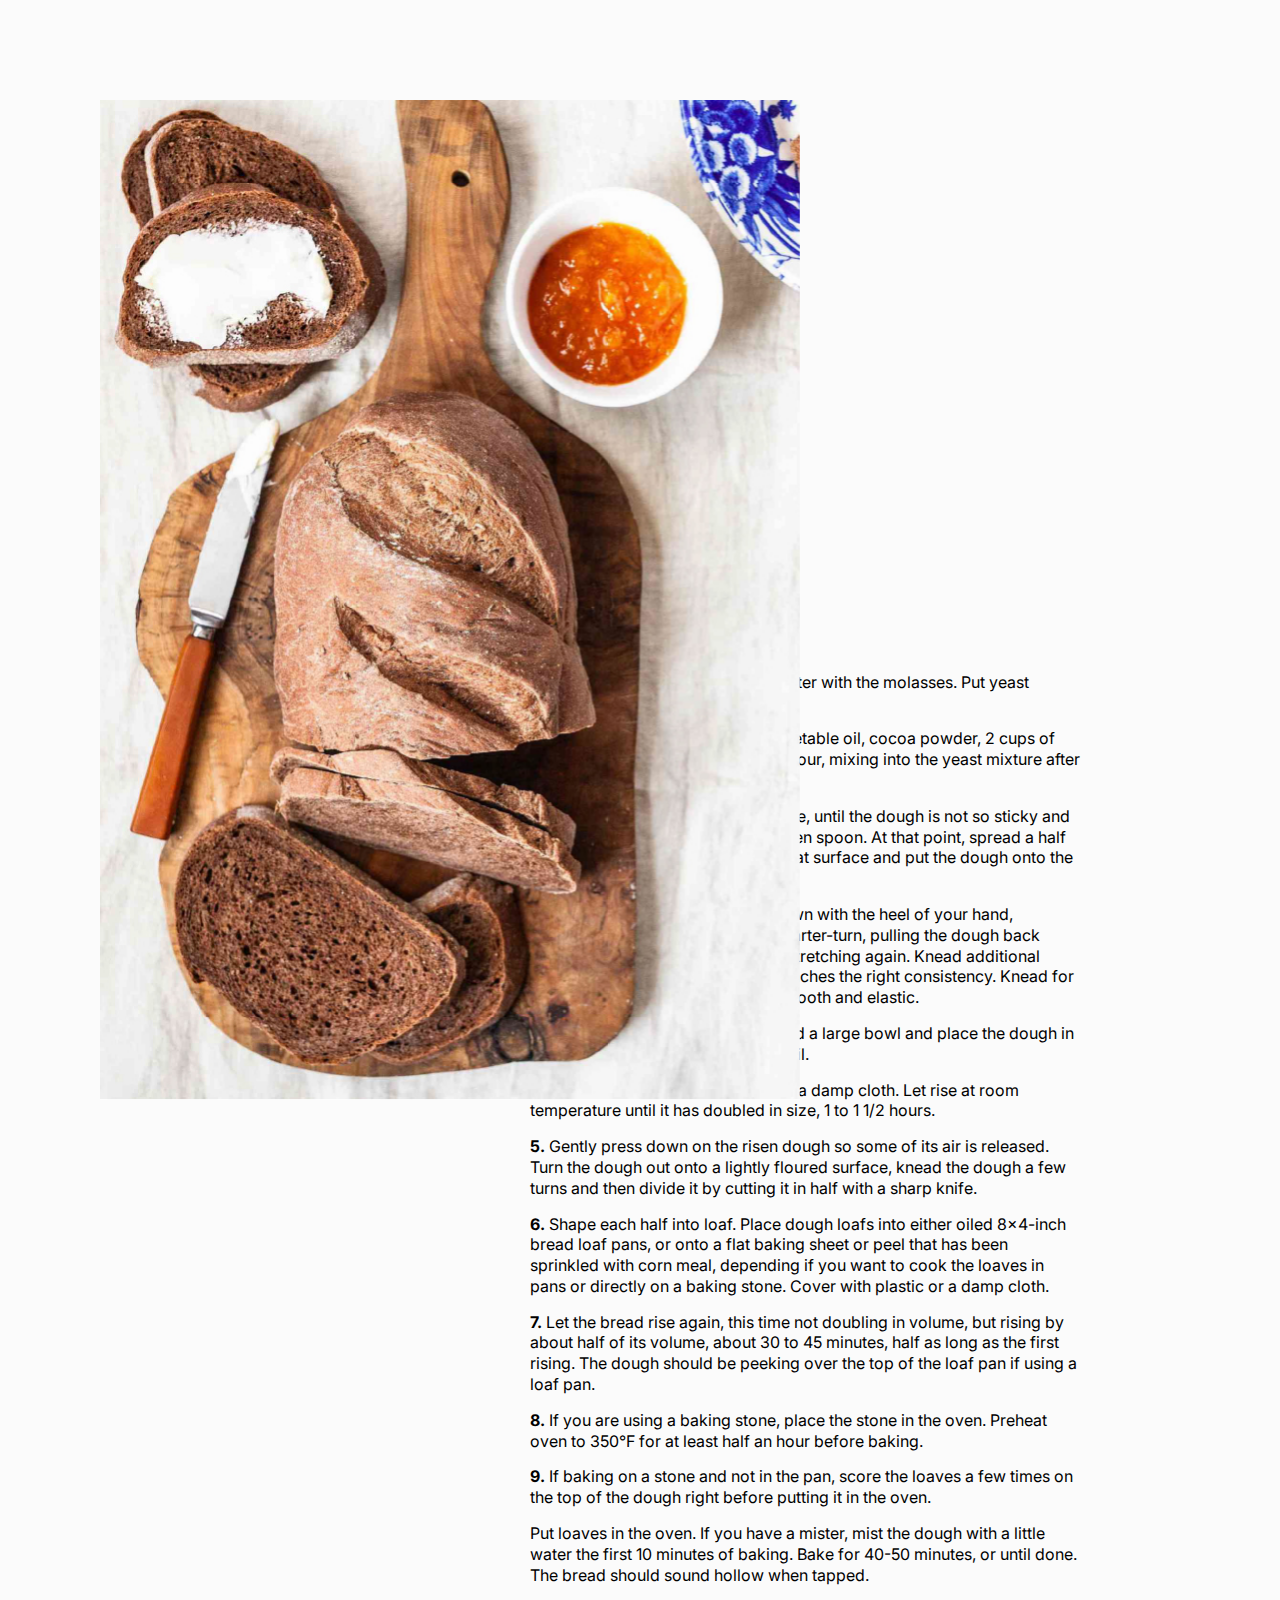
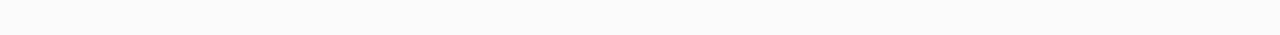
<file: Rye.html>
<!DOCTYPE html>
<html lang="en">
<head>
    <meta charset="UTF-8">
    <meta http-equiv="X-UA-Compatible" content="IE=edge">
    <meta name="viewport" content="width=device-width, initial-scale=1.0">
    <link rel="stylesheet" href="Project2.css">
    <title>Rye Bread Recipe</title>
</head>
<body>

    <div>
        <img id="hero_image" src="./Assets/recipe_rye.jpg" alt="Rye Picture">
    </div>

    <div class="recipe">

        <h1 class="Bread_Name_Recipe">Rye Bread</h1>
        <h2 class="Bread_Hours">2 HRS</h2>
        <p class="Small_title"><b>Rye Bread: Recipe Ingredients</b></p>
        <p>4 ½ tsp. dry yeast</p>
        <p>2 ½ cups warm water</p>
        <p>⅔ cup molasses</p>
        <p>2 tablespoons caraway seeds</p>
        <p>1 tablespoon salt</p>
        <p>¼ cup vegetable oil</p>
        <p>¼ cup cocoa powder</p>
        <p>2 cups rye flour</p>
        <p>5 cups bread flour</p>
        
        <p class="Small_title"><b>Instructions</b></p>
        <p><b>1.</b> Dissolve the yeast in the warm water with the molasses. Put yeast mixture into a large metal bowl.</p>
        <p><b>2.</b> Add the caraway seeds, salt, vegetable oil, cocoa powder, 2 cups of rye flour and then 2 cups of bread flour, mixing into the yeast mixture after each addition with a wooden spoon.</p>
        <p>Add more bread flour, a cup at a time, until the dough is not so sticky and it is too hard to mix it with the wooden spoon. At that point, spread a half cupful of flour onto a large, clean, flat surface and put the dough onto the surface.</p>
        <p><b>3.</b> Knead the dough by pressing down with the heel of your hand, stretching it, turning the dough a quarter-turn, pulling the dough back toward you and then pressing and stretching again. Knead additional bread flour into the dough until it reaches the right consistency. Knead for 5-7 minutes, or until the dough is smooth and elastic.</p>
        <p><b>4.</b> Spread some vegetable oil around a large bowl and place the dough in it, turning it so it gets coated in the oil.</p>
        <p>Cover the bowl with plastic wrap or a damp cloth. Let rise at room temperature until it has doubled in size, 1 to 1 1/2 hours.</p>
        <p><b>5.</b> Gently press down on the risen dough so some of its air is released. Turn the dough out onto a lightly floured surface, knead the dough a few turns and then divide it by cutting it in half with a sharp knife.</p>
        <p><b>6.</b> Shape each half into loaf. Place dough loafs into either oiled 8x4-inch bread loaf pans, or onto a flat baking sheet or peel that has been sprinkled with corn meal, depending if you want to cook the loaves in pans or directly on a baking stone. Cover with plastic or a damp cloth.</p>
        <p><b>7.</b> Let the bread rise again, this time not doubling in volume, but rising by about half of its volume, about 30 to 45 minutes, half as long as the first rising. The dough should be peeking over the top of the loaf pan if using a loaf pan.</p>
        <p><b>8.</b> If you are using a baking stone, place the stone in the oven. Preheat oven to 350°F for at least half an hour before baking.</p>
        <p><b>9.</b> If baking on a stone and not in the pan, score the loaves a few times on the top of the dough right before putting it in the oven.</p>
        <p>Put loaves in the oven. If you have a mister, mist the dough with a little water the first 10 minutes of baking. Bake for 40-50 minutes, or until done. The bread should sound hollow when tapped.</p>

    </div>

</body>
</file>
<file: Project2.css>
@import url('https://fonts.googleapis.com/css2?family=Inter:wght@400;500&display=swap');

* {
    margin: 0;
    padding: 0;
    box-sizing: border-box;
    font-family: 'Inter', sans-serif;
}

body {
    color: black;
    background: rgb(251, 251, 251);
}

h1 {
    text-align: center;
    padding-top: 100px;
    padding-bottom: 100px;
}

a { 
    text-decoration: none; 
}

a:visited {
    text-decoration: none; 
}

a:hover {
    text-decoration: none;
}

a:focus { 
    text-decoration: none;
}

a:hover, a:active { 
    text-decoration: none; 
}

.cards_wrap{
    display: flex;
    flex-direction: row;
    justify-content: space-evenly;
    flex-wrap: wrap;
}

.cards_wrap .card_item{
    padding: 15px 25px;
    align-items: stretch;
}

.cards_wrap .card_inner{
    background: #eeeeee;
    border-radius: 20px;
    padding: 35px 20px;
    height: 256px;
    width: 616px;
    display: flex;
    
}

.cards_wrap .card_inner img{
    width: 256px;
    height: 256px;
    float: left;
    object-fit: cover;
    align-self: center;
}

#bagel {
    width: 270px;
    height: 270px;
    margin-left: -20px;
}

#brioche {
    width: 300px;
    height: 250px;
    margin-left: 10px;
}


#dinner_roll {
    width: 250px;
    height: 250px;
    margin-left: -10px;
}

#naan {
    width: 220px;
    height: 220px;
    margin-left: 10px;
}

#pita {
    margin-top: 40px;
}

#rye {
    width: 253px;
    height: 197px;
    padding-left: 5px;
}

.cards_wrap .card_inner .bread_type{
    color: black;
    font-weight: 900;
    font-size: 24px;
    white-space: nowrap;
    overflow: hidden;
    text-overflow: ellipsis;
}

.bread_text {
    padding-top: 30px;
    margin-left: 50px;
}

#dinnerroll_text {
    margin-left: 60px;
}

#brioche_text {
    margin-left: -9px;
}

#naan_text {
    margin-left: 65px;
}

#pita_text {
    margin-left: 55px;
}

#pizza_text {
    margin-left: 35px
}

#rye_text {
    margin-left: 62px;
}

.cards_wrap .card_inner .bread_time{
    color: black;
    font-weight: 100;
    font-size: 13px;
    white-space: nowrap;
    overflow: hidden;
    text-overflow: ellipsis;
}

/* B R E A D  P A G E S */

#hero_image {
    float: left;
    position: fixed;
    width: 700px;
    height: 1000px;
    margin-top: 100px;
    margin-left: 100px;
}

.recipe {
    float: right;
    margin-right: 200px;
    width: 550px;
    padding-bottom: 50px;
}

.Bread_Name_Recipe {
    text-align: left;
    margin-bottom: -80px;
}

.Bread_Hours {
    font-weight: lighter;
    margin-bottom: 75px;
}

.Small_title {
    margin-bottom: 20px;
    margin-top: 20px;
}

p {
    margin-top: 15px;
    line-height: 1.3;
}
</file>
